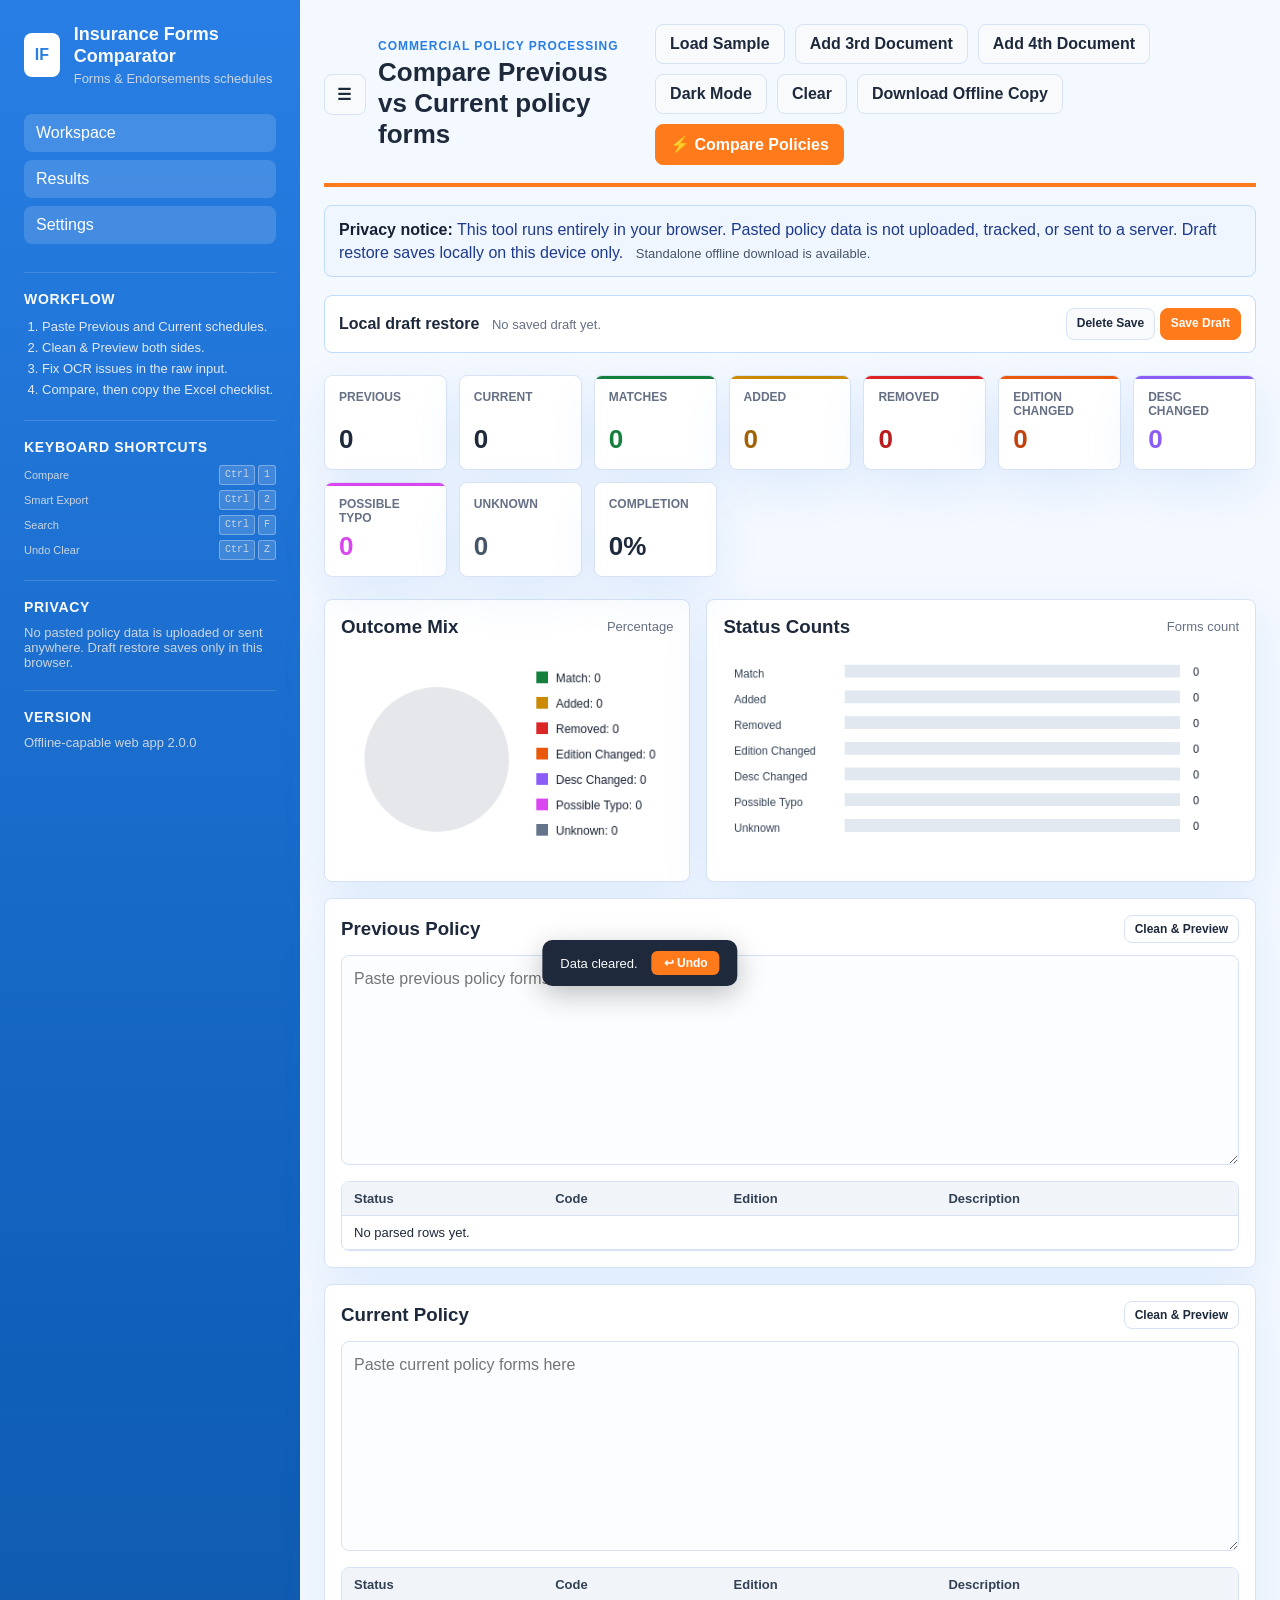
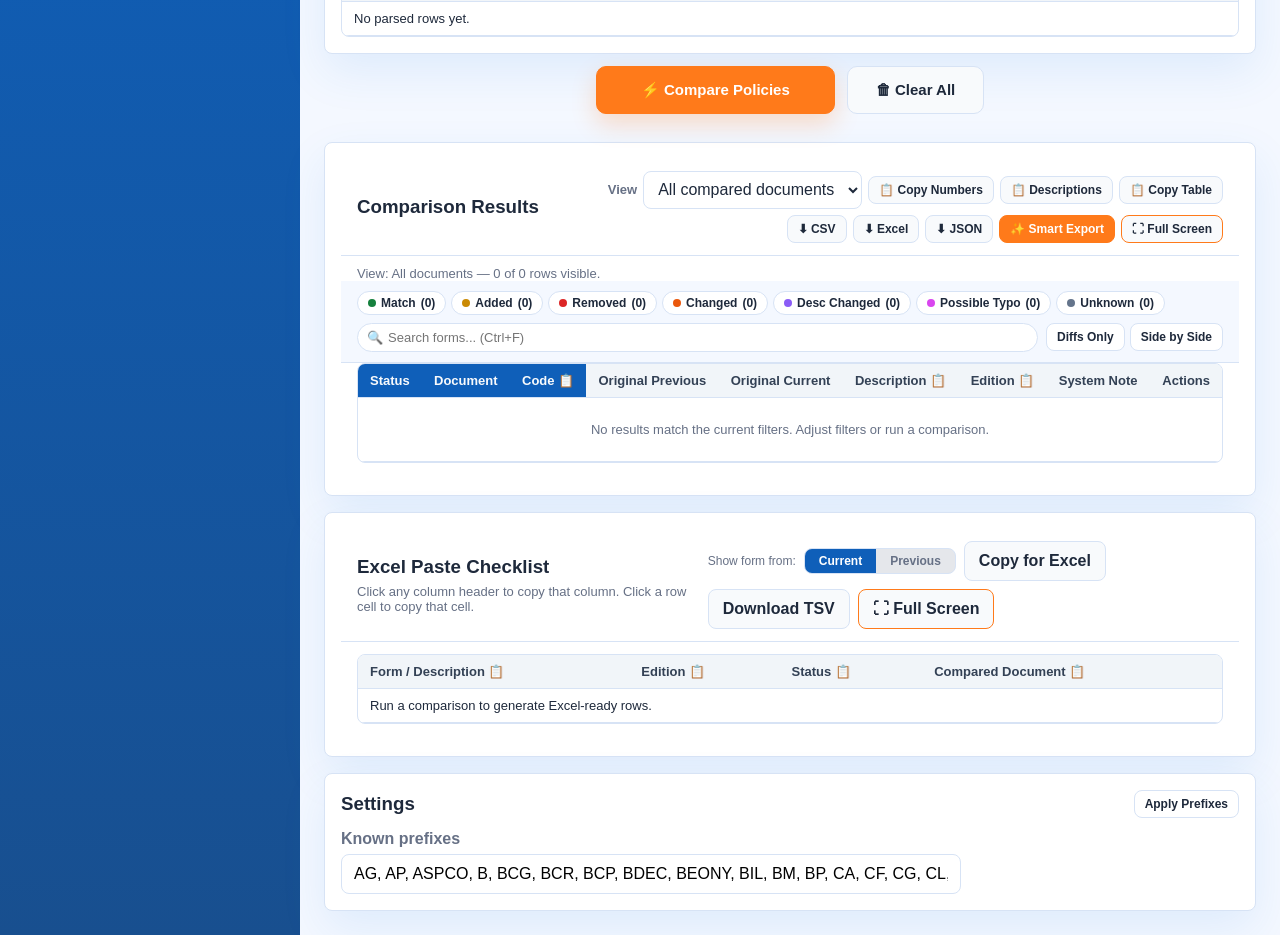
<file: web/index.html>
<!doctype html>
<html lang="en">
  <head>
    <meta charset="utf-8" />
    <meta name="viewport" content="width=device-width, initial-scale=1" />
    <title>Insurance Forms Comparator</title>
    <meta
      name="description"
      content="Offline-capable browser comparator for insurance forms and endorsements schedules. v2.0"
    />
    <meta name="theme-color" content="#111827" />
    <link rel="manifest" href="./manifest.json" />
    <link rel="stylesheet" href="./styles.css" />
  </head>
  <body>
    <div class="app-shell">
      <!-- ===== SIDEBAR ===== -->
      <aside class="sidebar">
        <div class="brand">
          <div class="brand-mark">IF</div>
          <div>
            <h1>Insurance Forms Comparator</h1>
            <p>Forms &amp; Endorsements schedules</p>
          </div>
        </div>

        <nav class="nav-list" aria-label="Workspace sections">
          <a href="#workspace">Workspace</a>
          <a href="#results">Results</a>
          <a href="#settings">Settings</a>
        </nav>

        <section class="side-panel">
          <h2>Workflow</h2>
          <ol>
            <li>Paste Previous and Current schedules.</li>
            <li>Clean &amp; Preview both sides.</li>
            <li>Fix OCR issues in the raw input.</li>
            <li>Compare, then copy the Excel checklist.</li>
          </ol>
        </section>

        <section class="side-panel compact">
          <h2>Keyboard Shortcuts</h2>
          <div class="shortcuts-list">
            <div class="shortcut-row"><span>Compare</span><span><kbd class="kbd">Ctrl</kbd> <kbd class="kbd">1</kbd></span></div>
            <div class="shortcut-row"><span>Smart Export</span><span><kbd class="kbd">Ctrl</kbd> <kbd class="kbd">2</kbd></span></div>
            <div class="shortcut-row"><span>Search</span><span><kbd class="kbd">Ctrl</kbd> <kbd class="kbd">F</kbd></span></div>
            <div class="shortcut-row"><span>Undo Clear</span><span><kbd class="kbd">Ctrl</kbd> <kbd class="kbd">Z</kbd></span></div>
          </div>
        </section>

        <section class="side-panel compact">
          <h2>Privacy</h2>
          <p>No pasted policy data is uploaded or sent anywhere. Draft restore saves only in this browser.</p>
        </section>

        <section class="side-panel compact">
          <h2>Version</h2>
          <p>Offline-capable web app 2.0.0</p>
        </section>
      </aside>

      <!-- ===== MAIN ===== -->
      <main class="main">
        <header class="topbar">
          <div style="display: flex; align-items: center; gap: 12px;">
            <button class="btn secondary" id="toggleSidebarBtn" type="button" title="Toggle Sidebar" style="padding: 10px 12px; min-width: 42px;">☰</button>
            <div>
              <p class="eyebrow">Commercial policy processing</p>
              <h2>Compare Previous vs Current policy forms</h2>
            </div>
          </div>
          <div class="toolbar">
            <button class="btn secondary" id="loadSamplesBtn" type="button">Load Sample</button>
            <button class="btn secondary" id="showQuoteBtn" type="button">Add 3rd Document</button>
            <button class="btn secondary" id="showFourthBtn" type="button">Add 4th Document</button>
            <button class="btn secondary" id="themeToggleBtn" type="button">Dark Mode</button>
            <button class="btn secondary" id="clearBtn" type="button">Clear</button>
            <a class="btn secondary" id="downloadOfflineLink" href="./insurance-forms-comparator-offline.html" download>
              Download Offline Copy
            </a>
            <button class="btn primary" id="compareBtn" type="button">⚡ Compare Policies</button>
          </div>
        </header>

        <section class="privacy-banner" aria-label="Privacy and offline notice">
          <strong>Privacy notice:</strong>
          This tool runs entirely in your browser. Pasted policy data is not uploaded, tracked, or sent to a server.
          Draft restore saves locally on this device only.
          <span id="offlineStatus">Offline copy ready after first load.</span>
        </section>

        <section class="memory-banner" aria-label="Local draft restore">
          <div>
            <strong>Local draft restore</strong>
            <span id="memoryStatus">No saved draft yet.</span>
          </div>
          <div>
            <button class="btn secondary small" id="clearDraftBtn" type="button">Delete Save</button>
            <button class="btn primary small" id="saveDraftBtn" type="button">Save Draft</button>
            <button class="btn small danger" id="undoBtn" type="button" title="Recover cleared tables (Ctrl+Z)" style="display:none;">Undo Clear</button>
          </div>
        </section>

        <!-- ===== METRICS ===== -->
        <section class="metrics" aria-label="Comparison summary">
          <div class="metric"><span>Previous</span><strong id="metricPrevious">0</strong></div>
          <div class="metric"><span>Current</span><strong id="metricCurrent">0</strong></div>
          <div class="metric good"><span>Matches</span><strong id="metricMatch">0</strong></div>
          <div class="metric added"><span>Added</span><strong id="metricAdded">0</strong></div>
          <div class="metric removed"><span>Removed</span><strong id="metricRemoved">0</strong></div>
          <div class="metric changed"><span>Edition Changed</span><strong id="metricChanged">0</strong></div>
          <div class="metric desc-changed"><span>Desc Changed</span><strong id="metricDescChanged">0</strong></div>
          <div class="metric typo"><span>Possible Typo</span><strong id="metricTypo">0</strong></div>
          <div class="metric unknown"><span>Unknown</span><strong id="metricUnknown">0</strong></div>
          <div class="metric"><span>Completion</span><strong id="metricCompletion">0%</strong></div>
        </section>

        <!-- ===== HTML CHARTS ===== -->
        <!-- Charts side-by-side -->
        <section class="dashboard-grid">
          <div class="chart-panel">
            <div class="section-head">
              <h3>Outcome Mix</h3>
              <span>Percentage</span>
            </div>
            <canvas id="pieChart" width="340" height="220" aria-label="Status distribution chart"></canvas>
          </div>
          <div class="chart-panel">
            <div class="section-head">
              <h3>Status Counts</h3>
              <span>Forms count</span>
            </div>
            <canvas id="barChart" width="560" height="220" aria-label="Status count chart"></canvas>
          </div>
        </section>

        <!-- ===== WORKSPACE ===== -->
        <section class="workspace" id="workspace">
          <article class="policy-pane">
            <div class="section-head">
              <h3>Previous Policy</h3>
              <button class="btn small" id="cleanPreviousBtn" type="button">Clean &amp; Preview</button>
            </div>
            <textarea id="previousInput" spellcheck="false" placeholder="Paste previous policy forms here"></textarea>
            <div class="preview-table-wrap">
              <table><thead><tr><th>Status</th><th>Code</th><th>Edition</th><th>Description</th></tr></thead>
              <tbody id="previousPreview"></tbody></table>
            </div>
          </article>

          <article class="policy-pane">
            <div class="section-head">
              <h3>Current Policy</h3>
              <button class="btn small" id="cleanCurrentBtn" type="button">Clean &amp; Preview</button>
            </div>
            <textarea id="currentInput" spellcheck="false" placeholder="Paste current policy forms here"></textarea>
            <div class="preview-table-wrap">
              <table><thead><tr><th>Status</th><th>Code</th><th>Edition</th><th>Description</th></tr></thead>
              <tbody id="currentPreview"></tbody></table>
            </div>
          </article>

          <article class="policy-pane optional-doc hidden" id="quotePane">
            <div class="section-head">
              <h3>Quote / 3rd Document</h3>
              <div class="toolbar">
                <button class="btn small" id="collapseQuoteBtn" type="button">Minimize</button>
                <button class="btn small danger" id="removeQuoteBtn" type="button">Remove</button>
                <button class="btn small" id="cleanQuoteBtn" type="button">Clean &amp; Preview</button>
              </div>
            </div>
            <textarea id="quoteInput" spellcheck="false" placeholder="Paste quote or third schedule here"></textarea>
            <div class="preview-table-wrap">
              <table><thead><tr><th>Status</th><th>Code</th><th>Edition</th><th>Description</th></tr></thead>
              <tbody id="quotePreview"></tbody></table>
            </div>
          </article>

          <article class="policy-pane optional-doc hidden" id="fourthPane">
            <div class="section-head">
              <h3>4th Document</h3>
              <div class="toolbar">
                <button class="btn small" id="collapseFourthBtn" type="button">Minimize</button>
                <button class="btn small danger" id="removeFourthBtn" type="button">Remove</button>
                <button class="btn small" id="cleanFourthBtn" type="button">Clean &amp; Preview</button>
              </div>
            </div>
            <textarea id="fourthInput" spellcheck="false" placeholder="Paste fourth schedule here"></textarea>
            <div class="preview-table-wrap">
              <table><thead><tr><th>Status</th><th>Code</th><th>Edition</th><th>Description</th></tr></thead>
              <tbody id="fourthPreview"></tbody></table>
            </div>
          </article>
        </section>

        <!-- ===== COMPARE ACTION BAR ===== -->
        <div class="compare-action-bar">
          <button class="btn primary large-compare-btn" id="compareBtnWorkspace" type="button">⚡ Compare Policies</button>
          <button class="btn secondary large-clear-btn" id="clearBtnWorkspace" type="button">🗑 Clear All</button>
        </div>

        <!-- ===== RESULTS SECTION ===== -->
        <section class="results-section" id="results">
          <!-- Head row: title + copy/export buttons -->
          <div class="results-section-head">
            <h3>Comparison Results</h3>
            <div class="results-copy-group">
              <label class="select-label" for="resultViewSelect">View</label>
              <select id="resultViewSelect">
                <option value="all">All compared documents</option>
                <option value="Current Policy">Current Policy</option>
                <option value="Quote / 3rd Document">3rd Document</option>
                <option value="4th Document">4th Document</option>
              </select>
              <button class="btn secondary small" id="copyFormNumbersBtn" type="button">📋 Copy Numbers</button>
              <button class="btn secondary small" id="copyDescriptionsBtn" type="button">📋 Descriptions</button>
              <button class="btn secondary small" id="copyTableBtn" type="button">📋 Copy Table</button>
              <button class="btn secondary small" id="exportCsvBtn" type="button">⬇ CSV</button>
              <button class="btn secondary small" id="exportExcelBtn" type="button">⬇ Excel</button>
              <button class="btn secondary small" id="exportJsonBtn" type="button">⬇ JSON</button>
              <button class="btn primary small" id="smartExportBtn" type="button">✨ Smart Export</button>
              <button class="btn secondary small" id="maximizeResultsBtn" type="button" style="font-weight:700; border-color:var(--accent);">⛶ Full Screen</button>
            </div>
          </div>

          <p class="section-note" id="exportScopeNote" style="padding:4px 16px 0;">Exports use the selected view.</p>

          <!-- V2.0 Filter Bar -->
          <div class="filter-bar" id="filterBar">
            <div class="filter-chips">
              <button class="chip chip-match"   id="chipMatch"   type="button"><span class="chip-dot"></span> Match <span id="cntMatch">(0)</span></button>
              <button class="chip chip-added"   id="chipAdded"   type="button"><span class="chip-dot"></span> Added <span id="cntAdded">(0)</span></button>
              <button class="chip chip-removed" id="chipRemoved" type="button"><span class="chip-dot"></span> Removed <span id="cntRemoved">(0)</span></button>
              <button class="chip chip-changed" id="chipChanged" type="button"><span class="chip-dot"></span> Changed <span id="cntChanged">(0)</span></button>
              <button class="chip chip-desc-changed" id="chipDescChanged" type="button"><span class="chip-dot"></span> Desc Changed <span id="cntDescChanged">(0)</span></button>
              <button class="chip chip-typo" id="chipTypo" type="button"><span class="chip-dot"></span> Possible Typo <span id="cntTypo">(0)</span></button>
              <button class="chip chip-unknown" id="chipUnknown" type="button"><span class="chip-dot"></span> Unknown <span id="cntUnknown">(0)</span></button>
            </div>
            <div class="filter-search-wrap">
              <span class="search-icon">🔍</span>
              <input type="search" id="resultsSearch" placeholder="Search forms... (Ctrl+F)" autocomplete="off">
            </div>
            <div class="filter-actions">
              <button class="btn small" id="diffsOnlyBtn" type="button">Diffs Only</button>
              <button class="btn small" id="sideBySideBtn" type="button">Side by Side</button>
            </div>
          </div>

          <!-- Regular results table -->
          <div class="results-table-wrap" id="resultsTableWrap" style="margin:0 16px 16px;">
            <table class="result-table">
              <thead>
                <tr>
                  <th>Status</th>
                  <th>Document</th>
                  <th class="copyable-header" id="hdrCopyCode" title="Click to copy Code column">Code 📋</th>
                  <th>Original Previous</th>
                  <th>Original Current</th>
                  <th class="copyable-header" id="hdrCopyDesc" title="Click to copy Description column">Description 📋</th>
                  <th class="copyable-header" id="hdrCopyEdit" title="Click to copy Edition column">Edition 📋</th>
                  <th>System Note</th>
                  <th style="text-align:right;">Actions</th>
                </tr>
              </thead>
              <tbody id="resultsBody"></tbody>
            </table>
          </div>

          <!-- Side-by-side table (hidden by default) -->
          <div class="results-table-wrap hidden" id="sbsWrap" style="margin:0 16px 16px;">
            <table class="sbs-table">
              <thead>
                <tr>
                  <th style="width:90px;">Status</th>
                  <th class="copyable-header" id="hdrSbsPrev" title="Click to copy Previous Form column">Previous Form 📋</th>
                  <th class="copyable-header" id="hdrSbsCurr" title="Click to copy Current Form column">Current Form 📋</th>
                  <th style="width:70px;text-align:right;">Actions</th>
                </tr>
              </thead>
              <tbody id="sbsBody"></tbody>
            </table>
          </div>
        </section>

        <!-- ===== EXCEL CHECKLIST ===== -->
        <section class="results-section" id="excelChecklist">
          <div class="section-head" style="padding:12px 16px;border-bottom:1px solid var(--line);">
            <div>
              <h3>Excel Paste Checklist</h3>
              <p class="section-note">Click any column header to copy that column. Click a row cell to copy that cell.</p>
            </div>
            <div class="toolbar" style="gap:8px;align-items:center;">
              <span style="font-size:12px;color:var(--muted);white-space:nowrap;">Show form from:</span>
              <div class="toggle-group" id="checklistViewToggle">
                <button class="toggle-btn active" id="clToggleCurrent" type="button" data-view="current">Current</button>
                <button class="toggle-btn" id="clTogglePrevious" type="button" data-view="previous">Previous</button>
              </div>
              <button class="btn secondary" id="copyExcelBtn" type="button">Copy for Excel</button>
              <button class="btn secondary" id="downloadTsvBtn" type="button">Download TSV</button>
              <button class="btn secondary" id="maximizeChecklistBtn" type="button" style="font-weight:700; border-color:var(--accent);">⛶ Full Screen</button>
            </div>
          </div>
          <div class="results-table-wrap" style="margin:12px 16px 16px;">
            <table>
              <thead><tr>
                <th class="copyable-header" id="hdrClForm" title="Click to copy Form/Description column">Form / Description 📋</th>
                <th class="copyable-header" id="hdrClEdition" title="Click to copy Edition column">Edition 📋</th>
                <th class="copyable-header" id="hdrClStatus" title="Click to copy Status column">Status 📋</th>
                <th class="copyable-header" id="hdrClSource" title="Click to copy Compared Document column">Compared Document 📋</th>
              </tr></thead>
              <tbody id="excelChecklistBody"></tbody>
            </table>
          </div>
        </section>

        <!-- ===== SETTINGS ===== -->
        <section class="settings-section" id="settings">
          <div class="section-head">
            <h3>Settings</h3>
            <button class="btn small" id="applySettingsBtn" type="button">Apply Prefixes</button>
          </div>
          <label for="prefixInput">Known prefixes</label>
          <input id="prefixInput" type="text" value="AG, AP, ASPCO, B, BCG, BCR, BCP, BDEC, BEONY, BIL, BM, BP, CA, CF, CG, CL, CM, CP, CR, CU, CX, CY, DE, DL, DP, DS, EB, EP, FB, FL, FO, FP, GI, HO, IH, IL, IM, IN, MC, MI, MM, MP, OP, PM, PP, PR, SE, SF, TC, WC" />
        </section>
      </main>
    </div>

    <!-- ===== SMART EXPORT MODAL ===== -->
    <dialog id="smartExportModal" class="smart-export-modal">
      <div class="modal-header">
        <h3>✨ Smart Export</h3>
        <button class="modal-close-btn" id="closeSmartExportBtn" type="button">✕</button>
      </div>
      <div class="modal-body">
        <div class="export-opts-grid">
          <label class="export-opt-lbl"><input type="checkbox" id="optDescriptions" checked> Include Descriptions</label>
          <label class="export-opt-lbl"><input type="checkbox" id="optMatches" checked> Include Matches</label>
          <label class="export-opt-lbl"><input type="checkbox" id="optStatus" checked> Include Status</label>
          <label class="export-opt-lbl"><input type="checkbox" id="optUserNotes"> Include User Notes</label>
          <label class="export-opt-lbl"><input type="checkbox" id="optDiffsOnly"> Differences Only</label>
          <label class="export-opt-lbl"><input type="checkbox" id="optSource"> Include Source Doc</label>
        </div>
        <div class="modal-footer">
          <button class="btn primary" id="smCopyExcelBtn" type="button">📋 Copy for Excel</button>
          <button class="btn secondary" id="smCopyNumbersBtn" type="button">📋 Numbers Only</button>
          <button class="btn secondary" id="smDownloadCsvBtn" type="button">⬇ CSV</button>
          <button class="btn secondary" id="smDownloadExcelBtn" type="button">⬇ Excel</button>
        </div>
      </div>
    </dialog>

    <!-- ===== NOTE DIALOG ===== -->
    <dialog id="noteDialog" class="note-dialog">
      <div class="note-dialog-hdr">
        <span>📝 Note — <span id="noteCodeBadge" class="note-code-badge"></span></span>
        <button class="modal-close-btn" id="closeNoteBtn" type="button">✕</button>
      </div>
      <textarea id="noteTextarea" placeholder="Type your note here… (Ctrl+Enter to save)"></textarea>
      <div class="note-dialog-ftr">
        <button class="btn secondary small" id="clearNoteBtn" type="button">Clear</button>
        <button class="btn primary small" id="saveNoteBtn" type="button">Save Note</button>
      </div>
    </dialog>

    <!-- ===== UNDO TOAST ===== -->
    <div class="undo-toast" id="undoToast" role="status" aria-live="polite">
      <span>Data cleared.</span>
      <button id="undoBtn" type="button">↩ Undo</button>
    </div>

    <script src="./parser.js"></script>
    <script src="./compare.js"></script>
    <script src="./app.js"></script>
  </body>
</html>
</file>
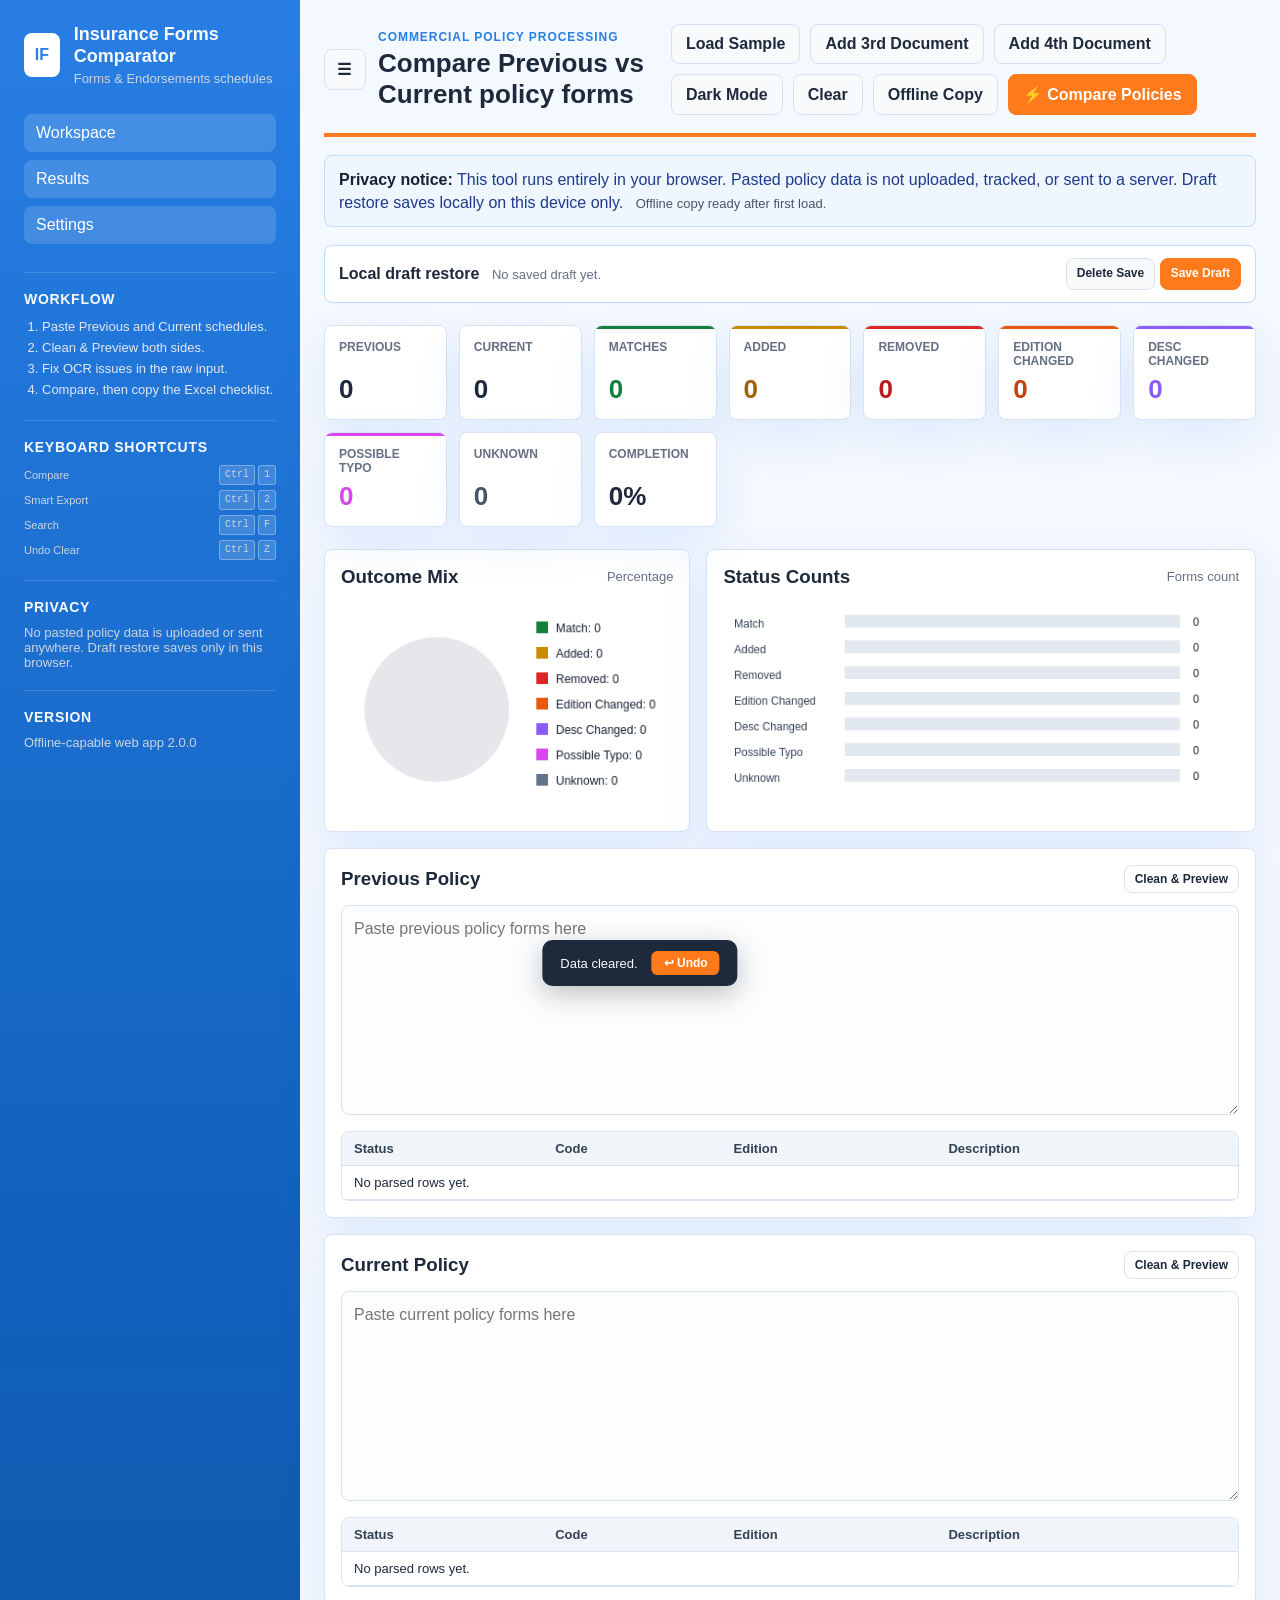
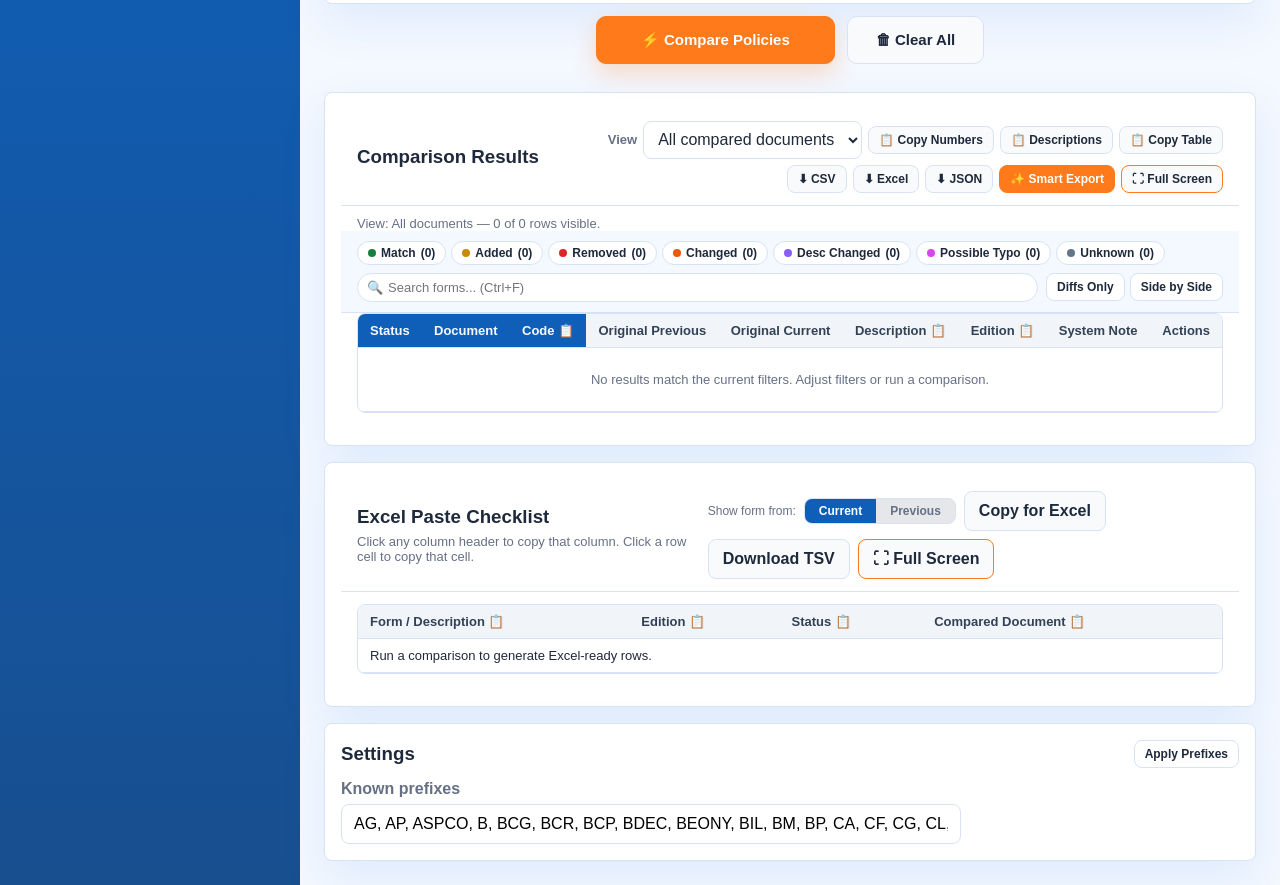
<file: web/insurance-forms-comparator-offline.html>
<!doctype html>
<html data-offline-copy="true" lang="en">
  <head>
    <meta charset="utf-8" />
    <meta name="viewport" content="width=device-width, initial-scale=1" />
    <title>Insurance Forms Comparator</title>
    <meta
      name="description"
      content="Offline-capable browser comparator for insurance forms and endorsements schedules. v2.0"
    />
    <meta name="theme-color" content="#111827" />
    <style>
/* ===== DESIGN TOKENS ===== */
:root {
  --bg: #f4f8ff;
  --panel: #ffffff;
  --ink: #1e293b;
  --muted: #667085;
  --line: #d7e3f5;
  --navy: #0f4c9a;
  --blue: #287ee4;
  --blue-dark: #0f5fb9;
  --accent: #ff7a1a;
  --accent-dark: #e35f00;
  --green: #15803d;
  --yellow: #a16207;
  --red: #b91c1c;
  --orange: #c2410c;
  --gray-bg: #e5e7eb;
  --shadow: 0 18px 45px rgba(40, 126, 228, 0.1);
  /* color strip colors */
  --s-match:   #15803d;
  --s-added:   #ca8a04;
  --s-removed: #dc2626;
  --s-changed: #ea580c;
  --s-desc-changed: #8b5cf6;
  --s-typo:         #d946ef;
  --s-unknown: #64748b;
}

:root[data-theme="dark"] {
  --bg: #0b1220;
  --panel: #111827;
  --ink: #e5eefb;
  --muted: #a8b3c7;
  --line: #26364f;
  --navy: #60a5fa;
  --blue: #60a5fa;
  --blue-dark: #2563eb;
  --accent: #fb923c;
  --accent-dark: #f97316;
  --green: #86efac;
  --yellow: #fde68a;
  --red: #fca5a5;
  --orange: #fdba74;
  --gray-bg: #273142;
  --shadow: 0 18px 45px rgba(0, 0, 0, 0.28);
  --s-match:   #4ade80;
  --s-added:   #fbbf24;
  --s-removed: #f87171;
  --s-changed: #fb923c;
  --s-desc-changed: #a78bfa;
  --s-typo:         #f472b6;
  --s-unknown: #94a3b8;
}

/* ===== BASE ===== */
* { box-sizing: border-box; }
body { margin: 0; background: var(--bg); color: var(--ink); font-family: Aptos, "Segoe UI", Arial, sans-serif; }
button, input, textarea { font: inherit; }

/* ===== DARK MODE SIDEBAR ===== */
:root[data-theme="dark"] .sidebar { background: linear-gradient(180deg, #123b74 0%, #0b2c59 55%, #081f3d 100%); }
:root[data-theme="dark"] .brand-mark { background: #eaf4ff; color: #0f5fb9; }
:root[data-theme="dark"] .nav-list a { background: rgba(255,255,255,0.1); }
:root[data-theme="dark"] .privacy-banner { background: #102647; border-color: #1e5da8; color: #dbeafe; }
:root[data-theme="dark"] .privacy-banner strong, :root[data-theme="dark"] .privacy-banner span { color: #e5eefb; }
:root[data-theme="dark"] .memory-banner { background: #111827; border-color: #26364f; }
:root[data-theme="dark"] textarea,
:root[data-theme="dark"] input:not([type="checkbox"]),
:root[data-theme="dark"] select,
:root[data-theme="dark"] .btn.secondary { background: #0f172a; border-color: #2c3f5f; color: #e5eefb; }
:root[data-theme="dark"] th { background: #1f2d44; color: #e5eefb; }
:root[data-theme="dark"] .result-table th:nth-child(-n+3) { background: #1d4ed8; }
:root[data-theme="dark"] dialog { background: var(--panel); color: var(--ink); border-color: var(--line); }

/* ===== LAYOUT ===== */
.app-shell {
  display: grid;
  grid-template-columns: 300px minmax(0,1fr);
  min-height: 100vh;
  transition: grid-template-columns 0.25s cubic-bezier(0.4, 0, 0.2, 1);
}
.sidebar {
  background: linear-gradient(180deg,#287ee4 0%,#0f5fb9 54%,#184f8f 100%);
  color: #f8fafc;
  padding: 24px;
  width: 300px;
  min-width: 0;
  overflow: hidden;
  transition: width 0.25s cubic-bezier(0.4, 0, 0.2, 1), padding 0.25s cubic-bezier(0.4, 0, 0.2, 1), opacity 0.25s ease, min-width 0.25s ease;
}
.app-shell.sidebar-collapsed {
  grid-template-columns: 0px minmax(0,1fr);
}
.app-shell.sidebar-collapsed .sidebar {
  width: 0 !important;
  min-width: 0 !important;
  padding: 0 !important;
  opacity: 0 !important;
  overflow: hidden !important;
  visibility: hidden !important;
  pointer-events: none !important;
}
.brand { display: flex; gap: 14px; align-items: center; }
.brand-mark { display: grid; width: 44px; height: 44px; place-items: center; border: 1px solid rgba(255,255,255,0.24); background: #fff; color: #287ee4; border-radius: 8px; font-weight: 800; }
.brand h1 { margin: 0; font-size: 18px; line-height: 1.2; }
.brand p, .side-panel p { margin: 4px 0 0; color: #cbd5e1; font-size: 13px; }
.nav-list { display: grid; gap: 8px; margin: 28px 0; }
.nav-list a { color: #fff; text-decoration: none; padding: 10px 12px; border-radius: 8px; background: rgba(255,255,255,0.14); }
.side-panel { padding-top: 18px; border-top: 1px solid rgba(255,255,255,0.15); }
.side-panel h2 { margin: 0 0 10px; font-size: 14px; text-transform: uppercase; letter-spacing: 0.05em; }
.side-panel ol { margin: 0; padding-left: 18px; color: #e2e8f0; line-height: 1.6; font-size: 13px; }
.compact { margin-top: 20px; }
.main { padding: 24px; min-width: 0; }
.topbar, .section-head { display: flex; align-items: center; justify-content: space-between; gap: 16px; }
.eyebrow { margin: 0 0 4px; color: var(--blue); font-size: 12px; font-weight: 700; letter-spacing: 0.08em; text-transform: uppercase; }
.topbar h2, .section-head h3 { margin: 0; }
.topbar h2 { font-size: 26px; }
.toolbar { display: flex; flex-wrap: wrap; gap: 10px; }
.topbar { border-bottom: 4px solid var(--accent); padding-bottom: 18px; }

/* ===== BANNERS ===== */
.privacy-banner, .memory-banner { margin: 18px 0 0; padding: 12px 14px; border: 1px solid #bfdbfe; border-radius: 8px; background: #eff6ff; color: #1e3a8a; line-height: 1.45; }
.privacy-banner strong { color: #172033; }
.privacy-banner span { display: inline-block; margin-left: 8px; color: #475569; font-size: 13px; }
.memory-banner { display: flex; align-items: center; justify-content: space-between; gap: 12px; background: #fff; color: var(--ink); }
.memory-banner span { margin-left: 8px; color: var(--muted); font-size: 13px; }

/* ===== UTILITIES ===== */
.hidden { display: none !important; }
.collapsed-doc textarea, .collapsed-doc .preview-table-wrap { display: none; }
.collapsed-doc { box-shadow: none; }
.section-note { margin: 6px 0 0; color: var(--muted); font-size: 13px; }

/* ===== BUTTONS ===== */
.btn { display: inline-flex; align-items: center; gap: 5px; border: 1px solid var(--line); background: #fff; color: var(--ink); padding: 10px 14px; border-radius: 8px; cursor: pointer; font-weight: 700; text-decoration: none; transition: background 0.15s, border-color 0.15s; white-space: nowrap; }
.btn:hover { border-color: #93c5fd; }
.btn.primary { background: var(--accent); color: #fff; border-color: var(--accent); }
.btn.primary:hover { background: var(--accent-dark); border-color: var(--accent-dark); }
.btn.secondary { background: #f8fafc; }
.btn.small { padding: 6px 10px; font-size: 12px; }
.btn.danger { color: var(--red); border-color: #fecaca; background: #fff7f7; }
.btn.toggle-on { background: var(--accent) !important; color: #fff !important; border-color: var(--accent-dark) !important; }
.select-label { align-self: center; color: var(--muted); font-size: 13px; font-weight: 700; }
select { min-height: 38px; border: 1px solid var(--line); border-radius: 8px; background: #fff; color: var(--ink); padding: 0 10px; font: inherit; }

/* ===== METRICS ===== */
.metrics { display: grid; grid-template-columns: repeat(auto-fit, minmax(118px,1fr)); gap: 12px; margin: 22px 0; }
.metric, .chart-panel, .policy-pane, .results-section, .settings-section { background: var(--panel); border: 1px solid var(--line); border-radius: 8px; box-shadow: var(--shadow); }
.metric { padding: 14px; position: relative; overflow: hidden; }
.metric::after { content: ''; position: absolute; top: 0; left: 0; right: 0; height: 3px; }
.metric.good::after { background: var(--s-match); }
.metric.added::after { background: var(--s-added); }
.metric.removed::after { background: var(--s-removed); }
.metric.changed::after { background: var(--s-changed); }
.metric.desc-changed::after { background: var(--s-desc-changed); }
.metric.typo::after { background: var(--s-typo); }
.metric span { display: block; min-height: 34px; color: var(--muted); font-size: 12px; font-weight: 700; text-transform: uppercase; }
.metric strong { font-size: 26px; }
.metric.good strong { color: var(--green); }
.metric.added strong { color: var(--yellow); }
.metric.removed strong { color: var(--red); }
.metric.changed strong { color: var(--orange); }
.metric.desc-changed strong { color: #8b5cf6; }
:root[data-theme="dark"] .metric.desc-changed strong { color: #a78bfa; }
.metric.typo strong { color: #d946ef; }
:root[data-theme="dark"] .metric.typo strong { color: #f472b6; }
.metric.unknown strong { color: #475569; }

/* ===== GRIDS ===== */
.dashboard-grid, .workspace { display: grid; grid-template-columns: 0.8fr 1.2fr; gap: 16px; margin-bottom: 16px; }
.chart-panel, .policy-pane, .results-section, .settings-section { padding: 16px; min-width: 0; }
.section-head span { color: var(--muted); font-size: 13px; }
canvas { display: block; width: 100%; max-height: 240px; margin-top: 12px; }

/* ===== TEXTAREA ===== */
textarea { width: 100%; height: 210px; margin: 12px 0; padding: 12px; border: 1px solid var(--line); border-radius: 8px; resize: vertical; color: var(--ink); background: #fbfdff; line-height: 1.4; }

/* ===== TABLES ===== */
.preview-table-wrap { overflow: auto; border: 1px solid var(--line); border-radius: 8px; max-height: 320px; }
.results-table-wrap { overflow: auto; border: 1px solid var(--line); border-radius: 8px; max-height: 480px; }
table { width: 100%; border-collapse: collapse; min-width: 680px; }
th, td { padding: 9px 12px; border-bottom: 1px solid var(--line); text-align: left; vertical-align: top; font-size: 13px; }
th { background: #f1f5f9; color: #334155; font-weight: 800; position: sticky; top: 0; z-index: 1; }
.result-table th:nth-child(-n+3) { background: var(--blue-dark); color: #f8fafc; }
.copyable-header {
  cursor: pointer;
  transition: background-color 0.15s, color 0.15s;
}
.copyable-header:hover {
  background-color: var(--accent) !important;
  color: #fff !important;
}
.copyable-header:active {
  background-color: var(--accent-dark) !important;
}
.header-copied {
  background-color: #16a34a !important;
  color: #fff !important;
}

/* Group header rows */
.result-group-row td { background: linear-gradient(90deg, var(--blue-dark), var(--blue)) !important; color: #f8fafc; font-weight: 800; letter-spacing: 0.01em; }
.result-group-button { border: 0; background: transparent; color: inherit; cursor: pointer; font: inherit; font-weight: 800; padding: 0; }
.result-group-meta { color: #eaf4ff; font-weight: 600; margin-left: 10px; font-size: 12px; }

/* ===== V2.0 COLOR STRIP ROWS ===== */
/* Subtle tint + 4px left border on first TD */
tr.status-match             { background: rgba(21,128,61,0.05); }
tr.status-match td:first-child             { border-left: 4px solid var(--s-match); }
tr.status-added             { background: rgba(202,138,4,0.07); }
tr.status-added td:first-child             { border-left: 4px solid var(--s-added); }
tr.status-removed           { background: rgba(220,38,38,0.07); }
tr.status-removed td:first-child           { border-left: 4px solid var(--s-removed); }
tr.status-edition-changed,
tr.status-revised           { background: rgba(234,88,12,0.06); }
tr.status-edition-changed td:first-child,
tr.status-revised td:first-child           { border-left: 4px solid var(--s-changed); }
tr.status-description-changed { background: rgba(139,92,246,0.05); }
tr.status-description-changed td:first-child { border-left: 4px solid var(--s-desc-changed); }
tr.status-possible-typo     { background: rgba(217,70,239,0.05); }
tr.status-possible-typo td:first-child { border-left: 4px solid var(--s-typo); }
tr.status-unknown-format,
tr.status-unknown           { background: rgba(100,116,139,0.06); }
tr.status-unknown-format td:first-child,
tr.status-unknown td:first-child           { border-left: 4px solid var(--s-unknown); }

/* Dark mode subtle tints */
:root[data-theme="dark"] tr.status-match           { background: rgba(74,222,128,0.06); }
:root[data-theme="dark"] tr.status-added           { background: rgba(251,191,36,0.08); }
:root[data-theme="dark"] tr.status-removed         { background: rgba(248,113,113,0.08); }
:root[data-theme="dark"] tr.status-edition-changed,
:root[data-theme="dark"] tr.status-revised         { background: rgba(251,146,60,0.08); }
:root[data-theme="dark"] tr.status-description-changed { background: rgba(167,139,250,0.08); }
:root[data-theme="dark"] tr.status-possible-typo     { background: rgba(244,114,182,0.08); }
:root[data-theme="dark"] tr.status-unknown-format,
:root[data-theme="dark"] tr.status-unknown         { background: rgba(148,163,184,0.08); }

/* Pinned rows */
tr.row-pinned { outline: 1px dashed var(--accent); outline-offset: -1px; }

/* ===== RESULTS SECTION HEAD ===== */
.results-section { margin-bottom: 16px; }
.results-section-head { display: flex; flex-wrap: wrap; align-items: center; gap: 8px; padding: 12px 16px; border-bottom: 1px solid var(--line); }
.results-section-head h3 { margin: 0; flex-shrink: 0; }
.results-copy-group { display: flex; flex-wrap: wrap; gap: 6px; flex: 1; justify-content: flex-end; align-items: center; }

/* ===== FILTER BAR ===== */
.filter-bar { display: flex; flex-wrap: wrap; align-items: center; gap: 8px; padding: 10px 16px; background: var(--bg); border-bottom: 1px solid var(--line); }
.filter-chips { display: flex; flex-wrap: wrap; gap: 5px; }
.chip { display: inline-flex; align-items: center; gap: 5px; padding: 4px 10px; border-radius: 20px; border: 1.5px solid var(--line); background: var(--panel); cursor: pointer; font-size: 12px; font-weight: 700; color: var(--ink); transition: opacity 0.15s, border-color 0.15s; user-select: none; }
.chip:hover { border-color: var(--blue); }
.chip.off { opacity: 0.38; }
.chip-dot { width: 8px; height: 8px; border-radius: 50%; flex-shrink: 0; }
.chip-match  .chip-dot { background: var(--s-match); }
.chip-added  .chip-dot { background: var(--s-added); }
.chip-removed .chip-dot { background: var(--s-removed); }
.chip-changed .chip-dot { background: var(--s-changed); }
.chip-desc-changed .chip-dot { background: var(--s-desc-changed); }
.chip-typo .chip-dot { background: var(--s-typo); }
.chip-unknown .chip-dot { background: var(--s-unknown); }
.filter-search-wrap { flex: 1; min-width: 140px; position: relative; }
.filter-search-wrap input[type="search"] { width: 100%; padding: 6px 12px 6px 30px; border: 1.5px solid var(--line); border-radius: 20px; background: var(--panel); color: var(--ink); font-size: 13px; outline: none; transition: border-color 0.15s; }
.filter-search-wrap input[type="search"]:focus { border-color: var(--blue); box-shadow: 0 0 0 2px rgba(40,126,228,0.15); }
.search-icon { position: absolute; left: 10px; top: 50%; transform: translateY(-50%); color: var(--muted); font-size: 13px; pointer-events: none; }
.filter-actions { display: flex; gap: 5px; flex-shrink: 0; }

/* ===== ROW ACTION BUTTONS ===== */
.pin-btn, .note-btn { background: none; border: none; cursor: pointer; font-size: 14px; padding: 1px 3px; color: var(--muted); transition: transform 0.12s, color 0.12s; line-height: 1; }
.pin-btn:hover  { transform: scale(1.2); }
.note-btn:hover { transform: scale(1.15); color: var(--blue); }
.pin-btn.on   { color: #f59e0b; }
.note-btn.on  { color: var(--accent); }
.row-actions-td { white-space: nowrap; text-align: right; min-width: 60px; }

/* ===== EDITABLE CELLS ===== */
[contenteditable] { border-radius: 3px; padding: 1px 3px; margin: -1px -3px; outline: none; }
[contenteditable]:focus { background: var(--panel); box-shadow: 0 0 0 2px var(--blue); border-radius: 3px; }

/* ===== SEARCH HIGHLIGHT ===== */
mark.hl { background: #fef08a; color: #1e293b; border-radius: 2px; padding: 0 1px; }
:root[data-theme="dark"] mark.hl { background: #713f12; color: #fef3c7; }

/* ===== INLINE DIFF HIGHLIGHTING ===== */
.diff-removed-inline {
  background-color: rgba(220, 38, 38, 0.12);
  color: #c2410c;
  text-decoration: line-through;
  padding: 1px 3px;
  border-radius: 4px;
  font-weight: 600;
  border: 1px dashed rgba(220, 38, 38, 0.3);
}
:root[data-theme="dark"] .diff-removed-inline {
  background-color: rgba(239, 68, 68, 0.18);
  color: #fca5a5;
  border-color: rgba(239, 68, 68, 0.4);
}

.diff-added-inline {
  background-color: rgba(21, 128, 61, 0.12);
  color: #166534;
  padding: 1px 3px;
  border-radius: 4px;
  font-weight: 700;
  border: 1px dashed rgba(21, 128, 61, 0.3);
}
:root[data-theme="dark"] .diff-added-inline {
  background-color: rgba(74, 222, 128, 0.18);
  color: #86efac;
  border-color: rgba(74, 222, 128, 0.4);
}

/* ===== SIDE-BY-SIDE TABLE ===== */
.sbs-table { min-width: 560px; }
.sbs-table th { background: var(--blue-dark); color: #f8fafc; }
:root[data-theme="dark"] .sbs-table th { background: #1d4ed8; }
.sbs-removed { color: var(--red); }
.sbs-added   { color: var(--green); font-weight: 700; }
.sbs-changed { color: var(--orange); }
.sbs-empty   { color: var(--muted); font-style: italic; font-size: 12px; }

/* ===== DIALOGS ===== */
dialog { padding: 0; border: 1px solid var(--line); border-radius: 12px; background: var(--panel); color: var(--ink); box-shadow: 0 25px 60px rgba(0,0,0,0.22); }
dialog::backdrop { background: rgba(0,0,0,0.35); backdrop-filter: blur(2px); }
.modal-header { display: flex; align-items: center; justify-content: space-between; padding: 16px 20px 14px; border-bottom: 1px solid var(--line); }
.modal-header h3 { margin: 0; font-size: 16px; }
.modal-close-btn { background: none; border: none; cursor: pointer; font-size: 18px; color: var(--muted); padding: 2px 6px; border-radius: 4px; line-height: 1; }
.modal-close-btn:hover { background: var(--bg); color: var(--ink); }
.modal-body { padding: 18px 20px; }
.modal-footer { display: flex; flex-wrap: wrap; gap: 8px; padding-top: 14px; border-top: 1px solid var(--line); margin-top: 4px; }

/* Smart Export Modal */
.smart-export-modal { width: min(500px, 94vw); }
.export-opts-grid { display: grid; grid-template-columns: 1fr 1fr; gap: 8px; margin-bottom: 16px; }
.export-opt-lbl { display: flex; align-items: center; gap: 8px; font-size: 13px; cursor: pointer; padding: 8px 12px; border: 1.5px solid var(--line); border-radius: 8px; background: var(--bg); transition: border-color 0.15s; }
.export-opt-lbl:hover { border-color: var(--blue); }
.export-opt-lbl input[type="checkbox"] { width: 15px; height: 15px; cursor: pointer; accent-color: var(--accent); }

/* Note Dialog */
.note-dialog { width: min(380px, 94vw); }
.note-dialog-hdr { display: flex; align-items: center; justify-content: space-between; padding: 14px 16px; border-bottom: 1px solid var(--line); font-weight: 700; font-size: 13px; }
.note-code-badge { font-family: monospace; background: var(--bg); padding: 1px 6px; border-radius: 4px; color: var(--blue); }
.note-dialog textarea { width: 100%; min-height: 96px; padding: 12px 16px; border: none; border-bottom: 1px solid var(--line); background: var(--panel); color: var(--ink); font: inherit; font-size: 13px; resize: vertical; outline: none; border-radius: 0; display: block; }
.note-dialog-ftr { padding: 10px 16px; display: flex; gap: 8px; justify-content: flex-end; }

/* ===== UNDO TOAST ===== */
.undo-toast { position: fixed; bottom: 24px; left: 50%; transform: translateX(-50%) translateY(110px); background: #1e293b; color: #f8fafc; padding: 11px 18px; border-radius: 10px; display: flex; align-items: center; gap: 14px; font-size: 13px; box-shadow: 0 8px 28px rgba(0,0,0,0.25); transition: transform 0.3s cubic-bezier(0.175,0.885,0.32,1.275); z-index: 9000; pointer-events: none; }
.undo-toast.show { transform: translateX(-50%) translateY(0); pointer-events: auto; }
.undo-toast button { background: var(--accent); color: #fff; border: none; border-radius: 6px; padding: 5px 12px; cursor: pointer; font: inherit; font-weight: 700; font-size: 12px; }
.undo-toast button:hover { background: var(--accent-dark); }

/* ===== KEYBOARD SHORTCUT HINTS ===== */
.kbd { display: inline-block; padding: 1px 5px; font-size: 10px; background: rgba(255,255,255,0.15); border: 1px solid rgba(255,255,255,0.3); border-radius: 3px; line-height: 1.6; }
.shortcuts-list { display: grid; gap: 5px; margin-top: 8px; }
.shortcut-row { display: flex; align-items: center; justify-content: space-between; font-size: 11px; color: #cbd5e1; }

/* ===== SETTINGS ===== */
.settings-section label { display: block; margin: 12px 0 6px; color: var(--muted); font-weight: 700; }
.settings-section input { width: 100%; max-width: 620px; padding: 10px 12px; border: 1px solid var(--line); border-radius: 8px; }

/* ===== COMPARE ACTION BAR ===== */
.compare-action-bar {
  display: flex;
  justify-content: center;
  margin: -4px 0 28px 0;
}
.large-compare-btn {
  padding: 14px 44px;
  font-size: 15px;
  font-weight: 800;
  border-radius: 10px;
  box-shadow: 0 10px 25px rgba(255, 122, 26, 0.24);
  transition: transform 0.15s, background-color 0.15s, box-shadow 0.15s;
}
.large-compare-btn:hover {
  transform: translateY(-2px);
  box-shadow: 0 14px 30px rgba(255, 122, 26, 0.35);
}
.large-compare-btn:active {
  transform: translateY(1px);
  box-shadow: 0 6px 15px rgba(255, 122, 26, 0.2);
}
.large-clear-btn {
  padding: 14px 28px;
  font-size: 15px;
  font-weight: 700;
  border-radius: 10px;
  margin-left: 12px;
  transition: transform 0.15s, border-color 0.15s, background-color 0.15s;
}
.large-clear-btn:hover {
  transform: translateY(-2px);
  border-color: #93c5fd;
}
.large-clear-btn:active {
  transform: translateY(1px);
}

/* ===== RESPONSIVE ===== */
@media (max-width: 1500px) { .workspace { grid-template-columns: 1fr; } }
@media (max-width: 1180px) { .app-shell { grid-template-columns: 1fr; } .sidebar { position: static; } .dashboard-grid { grid-template-columns: 1fr; } }
@media (max-width: 700px) {
  .main, .sidebar { padding: 16px; }
  .topbar, .section-head, .memory-banner { align-items: flex-start; flex-direction: column; }
  .metrics { grid-template-columns: repeat(2, minmax(120px,1fr)); }
  .export-opts-grid { grid-template-columns: 1fr; }
  .results-copy-group { justify-content: flex-start; }
  .filter-bar { flex-direction: column; align-items: flex-start; }
}

/* ===== TOGGLE GROUP (checklist current/previous) ===== */
.toggle-group {
  display: inline-flex;
  border-radius: 8px;
  overflow: hidden;
  border: 1.5px solid var(--line);
  background: var(--gray-bg);
}
.toggle-btn {
  border: none;
  background: transparent;
  color: var(--muted);
  font-size: 12px;
  font-weight: 600;
  padding: 5px 14px;
  cursor: pointer;
  transition: background 0.15s, color 0.15s;
  white-space: nowrap;
}
.toggle-btn.active {
  background: var(--blue-dark);
  color: #fff;
}
.toggle-btn:not(.active):hover {
  background: var(--blue);
  color: #fff;
}

/* ===== COPYABLE TABLE CELLS ===== */
td.cell-copy {
  cursor: pointer;
  transition: background 0.12s;
}
td.cell-copy:hover {
  background: rgba(255, 122, 26, 0.12) !important;
}
td.cell-copy.cell-flashed {
  background: rgba(22, 163, 74, 0.2) !important;
  color: #15803d;
  font-weight: 700;
}

/* ===== MAXIMIZED FULL SCREEN VIEWS ===== */
.results-section.maximized {
  position: fixed !important;
  top: 0 !important;
  left: 0 !important;
  width: 100vw !important;
  height: 100vh !important;
  z-index: 9999 !important;
  background: var(--panel) !important;
  margin: 0 !important;
  padding: 20px 24px !important;
  display: flex !important;
  flex-direction: column !important;
  box-sizing: border-box !important;
}

body.section-maximized {
  overflow: hidden !important; /* Disable main body scrolling */
}

.results-section.maximized .results-table-wrap {
  max-height: none !important;
  flex: 1 !important;
  margin: 12px 0 0 0 !important;
  height: auto !important;
}

.results-section.maximized .results-section-head,
.results-section.maximized .section-head {
  padding: 0 0 12px 0 !important;
  border-bottom: 1px solid var(--line) !important;
  flex-shrink: 0 !important;
}


</style>
  </head>
  <body>
    <div class="app-shell">
      <!-- ===== SIDEBAR ===== -->
      <aside class="sidebar">
        <div class="brand">
          <div class="brand-mark">IF</div>
          <div>
            <h1>Insurance Forms Comparator</h1>
            <p>Forms &amp; Endorsements schedules</p>
          </div>
        </div>

        <nav class="nav-list" aria-label="Workspace sections">
          <a href="#workspace">Workspace</a>
          <a href="#results">Results</a>
          <a href="#settings">Settings</a>
        </nav>

        <section class="side-panel">
          <h2>Workflow</h2>
          <ol>
            <li>Paste Previous and Current schedules.</li>
            <li>Clean &amp; Preview both sides.</li>
            <li>Fix OCR issues in the raw input.</li>
            <li>Compare, then copy the Excel checklist.</li>
          </ol>
        </section>

        <section class="side-panel compact">
          <h2>Keyboard Shortcuts</h2>
          <div class="shortcuts-list">
            <div class="shortcut-row"><span>Compare</span><span><kbd class="kbd">Ctrl</kbd> <kbd class="kbd">1</kbd></span></div>
            <div class="shortcut-row"><span>Smart Export</span><span><kbd class="kbd">Ctrl</kbd> <kbd class="kbd">2</kbd></span></div>
            <div class="shortcut-row"><span>Search</span><span><kbd class="kbd">Ctrl</kbd> <kbd class="kbd">F</kbd></span></div>
            <div class="shortcut-row"><span>Undo Clear</span><span><kbd class="kbd">Ctrl</kbd> <kbd class="kbd">Z</kbd></span></div>
          </div>
        </section>

        <section class="side-panel compact">
          <h2>Privacy</h2>
          <p>No pasted policy data is uploaded or sent anywhere. Draft restore saves only in this browser.</p>
        </section>

        <section class="side-panel compact">
          <h2>Version</h2>
          <p>Offline-capable web app 2.0.0</p>
        </section>
      </aside>

      <!-- ===== MAIN ===== -->
      <main class="main">
        <header class="topbar">
          <div style="display: flex; align-items: center; gap: 12px;">
            <button class="btn secondary" id="toggleSidebarBtn" type="button" title="Toggle Sidebar" style="padding: 10px 12px; min-width: 42px;">☰</button>
            <div>
              <p class="eyebrow">Commercial policy processing</p>
              <h2>Compare Previous vs Current policy forms</h2>
            </div>
          </div>
          <div class="toolbar">
            <button class="btn secondary" id="loadSamplesBtn" type="button">Load Sample</button>
            <button class="btn secondary" id="showQuoteBtn" type="button">Add 3rd Document</button>
            <button class="btn secondary" id="showFourthBtn" type="button">Add 4th Document</button>
            <button class="btn secondary" id="themeToggleBtn" type="button">Dark Mode</button>
            <button class="btn secondary" id="clearBtn" type="button">Clear</button>
            <span class="btn secondary" aria-disabled="true">Offline Copy</span>
            <button class="btn primary" id="compareBtn" type="button">⚡ Compare Policies</button>
          </div>
        </header>

        <section class="privacy-banner" aria-label="Privacy and offline notice">
          <strong>Privacy notice:</strong>
          This tool runs entirely in your browser. Pasted policy data is not uploaded, tracked, or sent to a server.
          Draft restore saves locally on this device only.
          <span id="offlineStatus">Offline copy ready after first load.</span>
        </section>

        <section class="memory-banner" aria-label="Local draft restore">
          <div>
            <strong>Local draft restore</strong>
            <span id="memoryStatus">No saved draft yet.</span>
          </div>
          <div>
            <button class="btn secondary small" id="clearDraftBtn" type="button">Delete Save</button>
            <button class="btn primary small" id="saveDraftBtn" type="button">Save Draft</button>
            <button class="btn small danger" id="undoBtn" type="button" title="Recover cleared tables (Ctrl+Z)" style="display:none;">Undo Clear</button>
          </div>
        </section>

        <!-- ===== METRICS ===== -->
        <section class="metrics" aria-label="Comparison summary">
          <div class="metric"><span>Previous</span><strong id="metricPrevious">0</strong></div>
          <div class="metric"><span>Current</span><strong id="metricCurrent">0</strong></div>
          <div class="metric good"><span>Matches</span><strong id="metricMatch">0</strong></div>
          <div class="metric added"><span>Added</span><strong id="metricAdded">0</strong></div>
          <div class="metric removed"><span>Removed</span><strong id="metricRemoved">0</strong></div>
          <div class="metric changed"><span>Edition Changed</span><strong id="metricChanged">0</strong></div>
          <div class="metric desc-changed"><span>Desc Changed</span><strong id="metricDescChanged">0</strong></div>
          <div class="metric typo"><span>Possible Typo</span><strong id="metricTypo">0</strong></div>
          <div class="metric unknown"><span>Unknown</span><strong id="metricUnknown">0</strong></div>
          <div class="metric"><span>Completion</span><strong id="metricCompletion">0%</strong></div>
        </section>

        <!-- ===== HTML CHARTS ===== -->
        <!-- Charts side-by-side -->
        <section class="dashboard-grid">
          <div class="chart-panel">
            <div class="section-head">
              <h3>Outcome Mix</h3>
              <span>Percentage</span>
            </div>
            <canvas id="pieChart" width="340" height="220" aria-label="Status distribution chart"></canvas>
          </div>
          <div class="chart-panel">
            <div class="section-head">
              <h3>Status Counts</h3>
              <span>Forms count</span>
            </div>
            <canvas id="barChart" width="560" height="220" aria-label="Status count chart"></canvas>
          </div>
        </section>

        <!-- ===== WORKSPACE ===== -->
        <section class="workspace" id="workspace">
          <article class="policy-pane">
            <div class="section-head">
              <h3>Previous Policy</h3>
              <button class="btn small" id="cleanPreviousBtn" type="button">Clean &amp; Preview</button>
            </div>
            <textarea id="previousInput" spellcheck="false" placeholder="Paste previous policy forms here"></textarea>
            <div class="preview-table-wrap">
              <table><thead><tr><th>Status</th><th>Code</th><th>Edition</th><th>Description</th></tr></thead>
              <tbody id="previousPreview"></tbody></table>
            </div>
          </article>

          <article class="policy-pane">
            <div class="section-head">
              <h3>Current Policy</h3>
              <button class="btn small" id="cleanCurrentBtn" type="button">Clean &amp; Preview</button>
            </div>
            <textarea id="currentInput" spellcheck="false" placeholder="Paste current policy forms here"></textarea>
            <div class="preview-table-wrap">
              <table><thead><tr><th>Status</th><th>Code</th><th>Edition</th><th>Description</th></tr></thead>
              <tbody id="currentPreview"></tbody></table>
            </div>
          </article>

          <article class="policy-pane optional-doc hidden" id="quotePane">
            <div class="section-head">
              <h3>Quote / 3rd Document</h3>
              <div class="toolbar">
                <button class="btn small" id="collapseQuoteBtn" type="button">Minimize</button>
                <button class="btn small danger" id="removeQuoteBtn" type="button">Remove</button>
                <button class="btn small" id="cleanQuoteBtn" type="button">Clean &amp; Preview</button>
              </div>
            </div>
            <textarea id="quoteInput" spellcheck="false" placeholder="Paste quote or third schedule here"></textarea>
            <div class="preview-table-wrap">
              <table><thead><tr><th>Status</th><th>Code</th><th>Edition</th><th>Description</th></tr></thead>
              <tbody id="quotePreview"></tbody></table>
            </div>
          </article>

          <article class="policy-pane optional-doc hidden" id="fourthPane">
            <div class="section-head">
              <h3>4th Document</h3>
              <div class="toolbar">
                <button class="btn small" id="collapseFourthBtn" type="button">Minimize</button>
                <button class="btn small danger" id="removeFourthBtn" type="button">Remove</button>
                <button class="btn small" id="cleanFourthBtn" type="button">Clean &amp; Preview</button>
              </div>
            </div>
            <textarea id="fourthInput" spellcheck="false" placeholder="Paste fourth schedule here"></textarea>
            <div class="preview-table-wrap">
              <table><thead><tr><th>Status</th><th>Code</th><th>Edition</th><th>Description</th></tr></thead>
              <tbody id="fourthPreview"></tbody></table>
            </div>
          </article>
        </section>

        <!-- ===== COMPARE ACTION BAR ===== -->
        <div class="compare-action-bar">
          <button class="btn primary large-compare-btn" id="compareBtnWorkspace" type="button">⚡ Compare Policies</button>
          <button class="btn secondary large-clear-btn" id="clearBtnWorkspace" type="button">🗑 Clear All</button>
        </div>

        <!-- ===== RESULTS SECTION ===== -->
        <section class="results-section" id="results">
          <!-- Head row: title + copy/export buttons -->
          <div class="results-section-head">
            <h3>Comparison Results</h3>
            <div class="results-copy-group">
              <label class="select-label" for="resultViewSelect">View</label>
              <select id="resultViewSelect">
                <option value="all">All compared documents</option>
                <option value="Current Policy">Current Policy</option>
                <option value="Quote / 3rd Document">3rd Document</option>
                <option value="4th Document">4th Document</option>
              </select>
              <button class="btn secondary small" id="copyFormNumbersBtn" type="button">📋 Copy Numbers</button>
              <button class="btn secondary small" id="copyDescriptionsBtn" type="button">📋 Descriptions</button>
              <button class="btn secondary small" id="copyTableBtn" type="button">📋 Copy Table</button>
              <button class="btn secondary small" id="exportCsvBtn" type="button">⬇ CSV</button>
              <button class="btn secondary small" id="exportExcelBtn" type="button">⬇ Excel</button>
              <button class="btn secondary small" id="exportJsonBtn" type="button">⬇ JSON</button>
              <button class="btn primary small" id="smartExportBtn" type="button">✨ Smart Export</button>
              <button class="btn secondary small" id="maximizeResultsBtn" type="button" style="font-weight:700; border-color:var(--accent);">⛶ Full Screen</button>
            </div>
          </div>

          <p class="section-note" id="exportScopeNote" style="padding:4px 16px 0;">Exports use the selected view.</p>

          <!-- V2.0 Filter Bar -->
          <div class="filter-bar" id="filterBar">
            <div class="filter-chips">
              <button class="chip chip-match"   id="chipMatch"   type="button"><span class="chip-dot"></span> Match <span id="cntMatch">(0)</span></button>
              <button class="chip chip-added"   id="chipAdded"   type="button"><span class="chip-dot"></span> Added <span id="cntAdded">(0)</span></button>
              <button class="chip chip-removed" id="chipRemoved" type="button"><span class="chip-dot"></span> Removed <span id="cntRemoved">(0)</span></button>
              <button class="chip chip-changed" id="chipChanged" type="button"><span class="chip-dot"></span> Changed <span id="cntChanged">(0)</span></button>
              <button class="chip chip-desc-changed" id="chipDescChanged" type="button"><span class="chip-dot"></span> Desc Changed <span id="cntDescChanged">(0)</span></button>
              <button class="chip chip-typo" id="chipTypo" type="button"><span class="chip-dot"></span> Possible Typo <span id="cntTypo">(0)</span></button>
              <button class="chip chip-unknown" id="chipUnknown" type="button"><span class="chip-dot"></span> Unknown <span id="cntUnknown">(0)</span></button>
            </div>
            <div class="filter-search-wrap">
              <span class="search-icon">🔍</span>
              <input type="search" id="resultsSearch" placeholder="Search forms... (Ctrl+F)" autocomplete="off">
            </div>
            <div class="filter-actions">
              <button class="btn small" id="diffsOnlyBtn" type="button">Diffs Only</button>
              <button class="btn small" id="sideBySideBtn" type="button">Side by Side</button>
            </div>
          </div>

          <!-- Regular results table -->
          <div class="results-table-wrap" id="resultsTableWrap" style="margin:0 16px 16px;">
            <table class="result-table">
              <thead>
                <tr>
                  <th>Status</th>
                  <th>Document</th>
                  <th class="copyable-header" id="hdrCopyCode" title="Click to copy Code column">Code 📋</th>
                  <th>Original Previous</th>
                  <th>Original Current</th>
                  <th class="copyable-header" id="hdrCopyDesc" title="Click to copy Description column">Description 📋</th>
                  <th class="copyable-header" id="hdrCopyEdit" title="Click to copy Edition column">Edition 📋</th>
                  <th>System Note</th>
                  <th style="text-align:right;">Actions</th>
                </tr>
              </thead>
              <tbody id="resultsBody"></tbody>
            </table>
          </div>

          <!-- Side-by-side table (hidden by default) -->
          <div class="results-table-wrap hidden" id="sbsWrap" style="margin:0 16px 16px;">
            <table class="sbs-table">
              <thead>
                <tr>
                  <th style="width:90px;">Status</th>
                  <th class="copyable-header" id="hdrSbsPrev" title="Click to copy Previous Form column">Previous Form 📋</th>
                  <th class="copyable-header" id="hdrSbsCurr" title="Click to copy Current Form column">Current Form 📋</th>
                  <th style="width:70px;text-align:right;">Actions</th>
                </tr>
              </thead>
              <tbody id="sbsBody"></tbody>
            </table>
          </div>
        </section>

        <!-- ===== EXCEL CHECKLIST ===== -->
        <section class="results-section" id="excelChecklist">
          <div class="section-head" style="padding:12px 16px;border-bottom:1px solid var(--line);">
            <div>
              <h3>Excel Paste Checklist</h3>
              <p class="section-note">Click any column header to copy that column. Click a row cell to copy that cell.</p>
            </div>
            <div class="toolbar" style="gap:8px;align-items:center;">
              <span style="font-size:12px;color:var(--muted);white-space:nowrap;">Show form from:</span>
              <div class="toggle-group" id="checklistViewToggle">
                <button class="toggle-btn active" id="clToggleCurrent" type="button" data-view="current">Current</button>
                <button class="toggle-btn" id="clTogglePrevious" type="button" data-view="previous">Previous</button>
              </div>
              <button class="btn secondary" id="copyExcelBtn" type="button">Copy for Excel</button>
              <button class="btn secondary" id="downloadTsvBtn" type="button">Download TSV</button>
              <button class="btn secondary" id="maximizeChecklistBtn" type="button" style="font-weight:700; border-color:var(--accent);">⛶ Full Screen</button>
            </div>
          </div>
          <div class="results-table-wrap" style="margin:12px 16px 16px;">
            <table>
              <thead><tr>
                <th class="copyable-header" id="hdrClForm" title="Click to copy Form/Description column">Form / Description 📋</th>
                <th class="copyable-header" id="hdrClEdition" title="Click to copy Edition column">Edition 📋</th>
                <th class="copyable-header" id="hdrClStatus" title="Click to copy Status column">Status 📋</th>
                <th class="copyable-header" id="hdrClSource" title="Click to copy Compared Document column">Compared Document 📋</th>
              </tr></thead>
              <tbody id="excelChecklistBody"></tbody>
            </table>
          </div>
        </section>

        <!-- ===== SETTINGS ===== -->
        <section class="settings-section" id="settings">
          <div class="section-head">
            <h3>Settings</h3>
            <button class="btn small" id="applySettingsBtn" type="button">Apply Prefixes</button>
          </div>
          <label for="prefixInput">Known prefixes</label>
          <input id="prefixInput" type="text" value="AG, AP, ASPCO, B, BCG, BCR, BCP, BDEC, BEONY, BIL, BM, BP, CA, CF, CG, CL, CM, CP, CR, CU, CX, CY, DE, DL, DP, DS, EB, EP, FB, FL, FO, FP, GI, HO, IH, IL, IM, IN, MC, MI, MM, MP, OP, PM, PP, PR, SE, SF, TC, WC" />
        </section>
      </main>
    </div>

    <!-- ===== SMART EXPORT MODAL ===== -->
    <dialog id="smartExportModal" class="smart-export-modal">
      <div class="modal-header">
        <h3>✨ Smart Export</h3>
        <button class="modal-close-btn" id="closeSmartExportBtn" type="button">✕</button>
      </div>
      <div class="modal-body">
        <div class="export-opts-grid">
          <label class="export-opt-lbl"><input type="checkbox" id="optDescriptions" checked> Include Descriptions</label>
          <label class="export-opt-lbl"><input type="checkbox" id="optMatches" checked> Include Matches</label>
          <label class="export-opt-lbl"><input type="checkbox" id="optStatus" checked> Include Status</label>
          <label class="export-opt-lbl"><input type="checkbox" id="optUserNotes"> Include User Notes</label>
          <label class="export-opt-lbl"><input type="checkbox" id="optDiffsOnly"> Differences Only</label>
          <label class="export-opt-lbl"><input type="checkbox" id="optSource"> Include Source Doc</label>
        </div>
        <div class="modal-footer">
          <button class="btn primary" id="smCopyExcelBtn" type="button">📋 Copy for Excel</button>
          <button class="btn secondary" id="smCopyNumbersBtn" type="button">📋 Numbers Only</button>
          <button class="btn secondary" id="smDownloadCsvBtn" type="button">⬇ CSV</button>
          <button class="btn secondary" id="smDownloadExcelBtn" type="button">⬇ Excel</button>
        </div>
      </div>
    </dialog>

    <!-- ===== NOTE DIALOG ===== -->
    <dialog id="noteDialog" class="note-dialog">
      <div class="note-dialog-hdr">
        <span>📝 Note — <span id="noteCodeBadge" class="note-code-badge"></span></span>
        <button class="modal-close-btn" id="closeNoteBtn" type="button">✕</button>
      </div>
      <textarea id="noteTextarea" placeholder="Type your note here… (Ctrl+Enter to save)"></textarea>
      <div class="note-dialog-ftr">
        <button class="btn secondary small" id="clearNoteBtn" type="button">Clear</button>
        <button class="btn primary small" id="saveNoteBtn" type="button">Save Note</button>
      </div>
    </dialog>

    <!-- ===== UNDO TOAST ===== -->
    <div class="undo-toast" id="undoToast" role="status" aria-live="polite">
      <span>Data cleared.</span>
      <button id="undoBtn" type="button">↩ Undo</button>
    </div>

    <script>
(function () {
  const defaultPrefixes = [
    "AG", "AP", "ASPCO", "B", "BCG", "BCR", "BCP", "BDEC", "BEONY", "BIL", "BM", "BP",
    "CA", "CF", "CG", "CL", "CM", "CP", "CR", "CU", "CX", "CY",
    "DE", "DL", "DP", "DS", "DX", "EB", "EP", "FB", "FL", "FO", "FP", "GI", "HO", "IH", "IL", "IM",
    "IN", "MC", "MI", "MM", "MP", "OP", "PM", "PN", "PP", "PR", "SE", "SF", "TC", "WC"
  ];

  function cleanText(value) {
    return String(value || "")
      .replace(/\t/g, " ")
      .replace(/\u00a0/g, " ")
      .replace(/[–—]/g, "-")
      .replace(/[［\[]/g, "(")
      .replace(/[］\]]/g, ")")
      .replace(/\s+/g, " ")
      .trim();
  }

  function parsePrefixes(value) {
    const parts = String(value || "")
      .split(",")
      .map((part) => cleanText(part).toUpperCase())
      .filter(Boolean);
    return parts.length ? parts : defaultPrefixes.slice();
  }

  function formatEdition(edition) {
    if (!edition) return "";
    return edition.length === 4 ? `${edition.slice(0, 2)}/${edition.slice(2)}` : edition;
  }

  function displayFormCode(normalizedCode) {
    if (!normalizedCode) return "";
    const compact = cleanText(normalizedCode).replace(/\s/g, "").toUpperCase();
    // Standard ISO 2-letter prefix + 4-digit form + 4-digit edition
    if (/^[A-Z]{2}\d{8}$/.test(compact)) {
      const prefix = compact.slice(0, 2);
      const form = compact.slice(2, 6);
      const edition = compact.slice(6, 10);
      return `${prefix} ${form.slice(0, 2)} ${form.slice(2)} (${edition.slice(0, 2)}/${edition.slice(2)})`;
    }
    // Non-standard: return as-is (already reasonably formatted)
    return normalizedCode;
  }

  function fixOcrPrefix(str, knownPrefixes) {
    let clean = cleanText(str).trim();
    if (!clean) return clean;
    
    // Safeguard: If the original unmodified prefix is already known, do not substitute!
    const originalPrefixMatch = clean.match(/^([A-Z0-9]{2,8})/i);
    if (originalPrefixMatch) {
      const origPrefix = originalPrefixMatch[1].toUpperCase();
      if ((knownPrefixes || []).some(p => origPrefix === p.toUpperCase() || origPrefix.startsWith(p.toUpperCase()))) {
        return clean;
      }
    }
    
    // substitutions for common numeric OCR typos at the start of a code prefix
    const substitutions = {
      '8': 'B',
      '0': 'O',
      '1': 'I',
      '5': 'S',
      '2': 'Z'
    };
    
    const firstChar = clean.charAt(0);
    if (substitutions[firstChar]) {
      const substituted = substitutions[firstChar] + clean.slice(1);
      // See if it starts with a known prefix
      const match = substituted.match(/^([A-Z]{2,8})/i);
      if (match) {
        const prefix = match[1].toUpperCase();
        if ((knownPrefixes || []).some(p => prefix === p.toUpperCase() || prefix.startsWith(p.toUpperCase()))) {
          return substituted;
        }
      }
    }
    return clean;
  }

  /**
   * In Travelers/ISO spaced form codes (e.g. "IL T0 02 11 89"), the 2-char
   * form-type segment (T0, U3, D2, etc.) always has a digit as the 2nd char.
   * OCR commonly misreads 0→O, 1→I, 8→B, etc.  Fix those in the 2nd position only.
   */
  function fixOcrDigitInFormType(twoCharCode) {
    if (!twoCharCode || twoCharCode.length !== 2) return twoCharCode || "";
    const letterToDigit = {
      'O': '0', 'Q': '0', 'D': '0',
      'I': '1', 'L': '1',
      'Z': '2',
      'S': '5',
      'B': '8',
      'G': '6'
    };
    const first = twoCharCode[0]; // Keep letter (T, U, D, C, etc.)
    const secondRaw = twoCharCode[1].toUpperCase();
    // Only correct if it's a letter that looks like a digit
    const second = (/[A-Z]/.test(secondRaw) && letterToDigit[secondRaw] !== undefined)
      ? letterToDigit[secondRaw]
      : secondRaw;
    return first + second;
  }

  function parseFormLine(rawLine, knownPrefixes) {
    const prefixes = knownPrefixes || defaultPrefixes;
    let clean = cleanText(rawLine);
    
    // Fuzzy OCR prefix correction
    clean = fixOcrPrefix(clean, prefixes);

    const result = {
      raw: rawLine,
      clean,
      normalizedCode: "",
      baseCode: "",
      displayCode: clean,
      edition: "",
      displayEdition: "",
      description: "",
      known: false,
      parseStatus: clean ? "Unknown Format" : "Blank",
    };

    if (!clean) return result;

    // 0. Spaced Travelers/ISO format: "XX XX ## [## ##] description"
    //    e.g. "IL T0 02 11 89 COMMON POLICY DECLARATIONS"
    //         "DX T0 00 11 12 DELUXE PROP COV PART DECLARATIONS"
    //         "CG D2 46 04 19 BLANKET AI-W/COMP OPS IF REQ BY CONTRACT"
    //         "IL T8 00 GENERAL PURPOSE ENDORSEMENT" (no edition)
    //    The 2-char form-type (T0, U3, D2) may have OCR errors in its 2nd char.
    const spacedMatch = clean.match(
      /^([A-Z]{2})\s+([A-Z0-9]{2})\s+(\d{2})\b(?:\s+(\d{2})\b\s+(\d{2})\b)?(?:\s+(.+))?$/i
    );
    if (spacedMatch) {
      const rawPrefix = spacedMatch[1].toUpperCase();
      const rawFormType = spacedMatch[2].toUpperCase();
      const formType = fixOcrDigitInFormType(rawFormType); // e.g. TO→T0
      const formNum = spacedMatch[3];                       // e.g. "02"
      let month = spacedMatch[4] || "";                     // e.g. "11"
      let year  = spacedMatch[5] || "";                     // e.g. "89"
      let description = cleanText(spacedMatch[6] || "");

      // If no month/year captured from the spaced pattern but description starts with
      // a (MM/YY) or MM/YY edition token, promote it to the edition fields.
      // Handles: "CG 20 37 (04/13)" where (04/13) lands in description slot.
      if (!month && !year && description) {
        const trailingEd = description.match(/^\(?(\d{2})\/(\d{2})\)?\s*(.*)?$/);
        if (trailingEd) {
          month       = trailingEd[1];
          year        = trailingEd[2];
          description = cleanText(trailingEd[3] || "");
        }
      }

      const baseCode = `${rawPrefix}${formType}${formNum}`.toUpperCase();
      const edition = (month && year) ? `${month}${year}` : "";
      const normalizedCode = `${baseCode}${edition}`;
      const displayEdition = (month && year) ? `${month}/${year}` : "";
      const displayCode = displayEdition
        ? `${rawPrefix} ${formType} ${formNum} (${displayEdition})`
        : `${rawPrefix} ${formType} ${formNum}`;
      const known = prefixes.some(p => rawPrefix === p.toUpperCase() || rawPrefix.startsWith(p.toUpperCase()));

      return {
        ...result,
        normalizedCode,
        baseCode,
        displayCode,
        edition,
        displayEdition,
        description,
        known,
        parseStatus: "Parsed",
      };
    }

    // 1. Try matching with edition delimiter first: e.g. "BCEE (10/13) COVERAGE ENHANCEMENT"
    // Fits any alphanumeric code, an edition code, and then description.
    const edMatch = clean.match(/^([A-Z0-9\-\s]{2,12})\s*\(?\s*(\d{2})\s*[\/\-]\s*(\d{2})\s*\)?\s*(.*)$/i);
    if (edMatch) {
      const rawCode = cleanText(edMatch[1]).replace(/\s/g, "");
      const edition = `${edMatch[2]}${edMatch[3]}`;
      const description = cleanText(edMatch[4]);
      
      const fallbackMatch = rawCode.match(/^([A-Z0-9]+?)(?=\d{2,6}$)/i) || rawCode.match(/^([A-Z]+)/i);
      const prefix = (prefixes.find(p => rawCode.toUpperCase().startsWith(p.toUpperCase())) || (fallbackMatch ? fallbackMatch[1] : "")).toUpperCase();
      const known = prefixes.some(p => prefix === p.toUpperCase() || prefix.startsWith(p.toUpperCase()));
      
      const normalizedCode = `${rawCode}${edition}`;
      const displayCode = `${rawCode} (${edMatch[2]}/${edMatch[3]})`;

      return {
        ...result,
        normalizedCode,
        baseCode: rawCode,
        displayCode,
        edition,
        displayEdition: `${edMatch[2]}/${edMatch[3]}`,
        description,
        known,
        parseStatus: normalizedCode ? "Parsed" : "Unknown Format",
      };
    }

    // 2. Standard prefix+digits pattern: e.g. "BP0002 COVERAGE FORM"
    // We allow the prefix to have digits (non-greedy alphanumeric matching)
    const match = clean.match(
      /^\s*([A-Z0-9]{2,8}?)\s*(\d{2,6})\s*(?:\(?\s*(\d{2})\s*\/\s*(\d{2})\s*\)?)?/i
    );
    if (!match) return result;

    const rawCode = `${match[1]}${match[2]}`.toUpperCase();
    const fallbackMatch = rawCode.match(/^([A-Z0-9]+?)(?=\d{2,6}$)/i);
    const prefix = (prefixes.find(p => rawCode.startsWith(p.toUpperCase())) || (fallbackMatch ? fallbackMatch[1] : match[1])).toUpperCase();
    const formNumber = match[2];
    const edition = match[3] && match[4] ? `${match[3]}${match[4]}` : "";

    const normalizedCode = `${rawCode}${edition ? edition : ""}`;
    const displayCode = edition
      ? `${rawCode} (${match[3]}/${match[4]})`
      : rawCode;

    const description = cleanText(clean.slice(match[0].length));
    const known = prefixes.some(p => prefix === p.toUpperCase() || prefix.startsWith(p.toUpperCase()));

    return {
      ...result,
      normalizedCode,
      baseCode: rawCode,
      displayCode,
      edition,
      displayEdition: edition ? `${match[3]}/${match[4]}` : "",
      description,
      known,
      parseStatus: normalizedCode ? "Parsed" : "Unknown Format",
    };
  }

  function looksLikeCode(line, knownPrefixes) {
    const clean = cleanText(line).replace(/\s/g, "").toUpperCase();
    if (!clean) return false;
    // Standard compact format: e.g. BP0002, BCEE, ILT00211
    if (/^[A-Z]{2,8}\d{0,6}$/.test(clean)) return true;
    // Spaced Travelers/ISO format after space-removal:
    // 2-letter prefix + 2-alphanum form-type + 2-8 digits (form# + optional month+year)
    // e.g. ILTO021189, DXT0001112, CGD2460419, ILT800
    if (/^[A-Z]{2}[A-Z0-9]{2}\d{2,8}$/.test(clean)) return true;
    return false;
  }

  function looksLikeDescriptionOnly(line) {
    const clean = cleanText(line);
    if (!clean) return false;
    // Standard capitalized uppercase text, not a short code, not an edition
    return /^[A-Z][A-Z\s\-\/\,\(\)\'\.\&]{4,}$/.test(clean) &&
           !/^[A-Z]{2,10}\s*\d{2,}/.test(clean) &&
           !/^\(?[0-9]{2}\/[0-9]{2}\)?$/.test(clean);
  }

  function looksLikeEdition(line) {
    const clean = cleanText(line);
    return /^\s*\(?\s*\d{2}\s*[\/\-]\s*\d{2}(?:\s*[\/\-]\s*\d{2,4})?\s*\)?\s*$/.test(clean);
  }

  function detectSplitColumn(lines, knownPrefixes) {
    const prefixes = knownPrefixes || defaultPrefixes;
    
    // 1. Group non-empty lines separated by blanks
    const groups = [];
    let current = [];
    for (const line of lines) {
      const c = cleanText(line);
      if (!c) {
        if (current.length) { groups.push(current); current = []; }
      } else {
        current.push(c);
      }
    }
    if (current.length) groups.push(current);

    if (groups.length < 2) return null;

    // 2. Classify each group
    const groupTypes = groups.map(g => {
      let codeCount = 0;
      let editionCount = 0;
      let descCount = 0;
      
      for (const line of g) {
        const fixedLine = fixOcrPrefix(line, prefixes);
        if (looksLikeEdition(line)) {
          editionCount++;
        } else if (looksLikeCode(fixedLine, prefixes)) {
          codeCount++;
        } else {
          descCount++;
        }
      }
      
      const total = g.length || 1;
      return {
        lines: g,
        isEdition: (editionCount / total) > 0.7,
        isCode: (codeCount / total) > 0.6,
        isDesc: (descCount / total) > 0.6 && (codeCount / total) < 0.3
      };
    });

    const codeGroup = groupTypes.find(g => g.isCode);
    const editionGroup = groupTypes.find(g => g.isEdition);
    const descGroup = groupTypes.find(g => g.isDesc);

    // Ensure we have at least a Code group and a Description group
    if (codeGroup && descGroup) {
      const codes = codeGroup.lines;
      const descs = descGroup.lines;
      const editions = editionGroup ? editionGroup.lines : [];

      // Mismatch tolerance (must be relatively close in size)
      const maxLen = Math.max(codes.length, descs.length);
      const minLen = Math.min(codes.length, descs.length);
      if (maxLen - minLen > maxLen * 0.4) return null;

      const parsedLines = [];
      for (let i = 0; i < codes.length; i++) {
        const rawCode = codes[i] || "";
        const fixedCode = fixOcrPrefix(rawCode, prefixes);
        const editionStr = editions.length ? (editions[i] || "") : "";
        const descStr = descs[i] || "";
        
        let combined = fixedCode;
        if (editionStr) {
          const cleanEd = cleanText(editionStr);
          if (cleanEd.startsWith("(") && cleanEd.endsWith(")")) {
            combined += ` ${cleanEd}`;
          } else {
            combined += ` (${cleanEd})`;
          }
        }
        if (descStr) {
          combined += ` ${descStr}`;
        }

        const parsed = parseFormLine(combined, prefixes);
        if (parsed.normalizedCode) {
          parsedLines.push(parsed);
        } else {
          // Fallback parsing
          parsedLines.push({
            raw: combined,
            clean: combined,
            normalizedCode: cleanText(fixedCode).replace(/\s/g, ""),
            baseCode: cleanText(fixedCode).replace(/\s/g, ""),
            displayCode: fixedCode,
            edition: editionStr.replace(/[\(\)]/g, ""),
            displayEdition: editionStr.replace(/[\(\)]/g, ""),
            description: descStr,
            known: false,
            parseStatus: "Unknown Format"
          });
        }
      }
      return parsedLines;
    }

    return null;
  }

  function parseSchedule(text, knownPrefixes) {
    const prefixes = knownPrefixes || defaultPrefixes;
    const rawLines = String(text || "").split(/\r?\n/);
    const nonEmpty = rawLines.filter(l => cleanText(l));

    // Try split-column zipping first
    if (nonEmpty.length >= 4) {
      const splitResult = detectSplitColumn(rawLines, prefixes);
      if (splitResult && splitResult.length) return splitResult;
    }

    // Standard linear parse
    return rawLines
      .map((line) => parseFormLine(line, prefixes))
      .filter((item) => item.clean);
  }

  window.ComparatorParser = {
    cleanText,
    parsePrefixes,
    parseFormLine,
    parseSchedule,
    displayFormCode,
    formatEdition,
    defaultPrefixes,
  };
})();


</script>
    <script>
(function () {
  function levenshtein(a, b) {
    const matrix = [];
    for (let i = 0; i <= b.length; i++) matrix[i] = [i];
    for (let j = 0; j <= a.length; j++) matrix[0][j] = j;
    for (let i = 1; i <= b.length; i++) {
      for (let j = 1; j <= a.length; j++) {
        if (b.charAt(i - 1) === a.charAt(j - 1)) {
          matrix[i][j] = matrix[i - 1][j - 1];
        } else {
          matrix[i][j] = Math.min(
            matrix[i - 1][j - 1] + 1,
            Math.min(matrix[i][j - 1] + 1, matrix[i - 1][j] + 1)
          );
        }
      }
    }
    return matrix[b.length][a.length];
  }

  function getSimilarity(a, b) {
    const cleanA = String(a || "").trim().toUpperCase();
    const cleanB = String(b || "").trim().toUpperCase();
    const distance = levenshtein(cleanA, cleanB);
    const maxLen = Math.max(cleanA.length, cleanB.length);
    if (maxLen === 0) return 1.0;
    return (maxLen - distance) / maxLen;
  }

  function buildKnownMap(items) {
    const map = new Map();
    const unknown = [];

    for (const item of items) {
      if (item.known && item.normalizedCode) {
        if (!map.has(item.normalizedCode)) {
          map.set(item.normalizedCode, { ...item, duplicates: [] });
        } else {
          map.get(item.normalizedCode).duplicates.push(item.raw);
        }
      } else {
        unknown.push(item);
      }
    }

    return { map, unknown };
  }

  function buildBaseLookup(map) {
    const lookup = new Map();
    for (const [normalizedCode, item] of map.entries()) {
      if (item.baseCode && !lookup.has(item.baseCode)) {
        lookup.set(item.baseCode, normalizedCode);
      }
    }
    return lookup;
  }

  function preferredDescription(previousItem, currentItem) {
    return currentItem.description || previousItem.description || "";
  }

  function makeResult(status, normalizedCode, previousItem, currentItem, notes) {
    const edition = status === "Edition Changed"
      ? `${window.ComparatorParser.formatEdition(previousItem.edition)} -> ${window.ComparatorParser.formatEdition(currentItem.edition)}`
      : window.ComparatorParser.formatEdition((currentItem || previousItem || {}).edition || "");

    // Prefer the parser item's own displayCode (preserves spaces/formatting e.g. "IL T8 01 (10/93)")
    // Fall back to displayFormCode() only for standard compact codes (e.g. "ILT00211")
    const activeItem = currentItem || previousItem;
    const displayCode = (activeItem && activeItem.displayCode)
      ? activeItem.displayCode
      : (normalizedCode ? window.ComparatorParser.displayFormCode(normalizedCode) : "");

    return {
      status,
      normalizedCode: normalizedCode || "",
      displayCode,
      originalPrevious: previousItem ? previousItem.raw : "",
      originalCurrent: currentItem ? currentItem.raw : "",
      description: previousItem && currentItem ? preferredDescription(previousItem, currentItem) : ((currentItem || previousItem || {}).description || ""),
      edition,
      notes,
      source: (activeItem || {}).source,
    };
  }


  function compareSchedules(previousItems, currentItems) {
    const previous = buildKnownMap(previousItems);
    const current = buildKnownMap(currentItems);
    const currentBaseLookup = buildBaseLookup(current.map);
    const previousBaseLookup = buildBaseLookup(previous.map);
    const matchedCurrentCodes = new Set();
    const matchedPreviousCodes = new Set();
    const results = [];

    // Pass 1: Exact matches (same code and edition)
    for (const [previousCode, previousItem] of previous.map.entries()) {
      if (current.map.has(previousCode)) {
        const currentItem = current.map.get(previousCode);
        matchedCurrentCodes.add(previousCode);
        matchedPreviousCodes.add(previousCode);
        const sim = getSimilarity(previousItem.description, currentItem.description);

        if (sim === 1.0) {
          results.push(makeResult("Match", previousCode, previousItem, currentItem, "Exact form, edition and description match."));
        } else if (sim >= 0.85) {
          results.push(makeResult("Possible Typo", previousCode, previousItem, currentItem, `Possible description typo (${Math.round(sim * 100)}% similar).`));
        } else {
          results.push(makeResult("Description Changed", previousCode, previousItem, currentItem, `Description updated (${Math.round(sim * 100)}% similar).`));
        }
      }
    }

    // Pass 2: BaseCode matches (Edition Changed)
    for (const [previousCode, previousItem] of previous.map.entries()) {
      if (matchedPreviousCodes.has(previousCode)) continue;

      if (currentBaseLookup.has(previousItem.baseCode)) {
        const currentCode = currentBaseLookup.get(previousItem.baseCode);
        if (!matchedCurrentCodes.has(currentCode)) {
          const currentItem = current.map.get(currentCode);
          matchedCurrentCodes.add(currentCode);
          matchedPreviousCodes.add(previousCode);
          results.push(makeResult("Edition Changed", currentItem.normalizedCode, previousItem, currentItem, "Same form number with a different edition."));
        }
      }
    }

    // Pass 3: Fuzzy description matching for unmatched forms (e.g. CG20110413 vs CG20101219)
    for (const [previousCode, previousItem] of previous.map.entries()) {
      if (matchedPreviousCodes.has(previousCode)) continue;

      let bestScore = -1;
      let bestCurrentCode = null;

      for (const [currentCode, currentItem] of current.map.entries()) {
        if (matchedCurrentCodes.has(currentCode)) continue;

        const descSim = getSimilarity(previousItem.description, currentItem.description);
        const codeSim = getSimilarity(previousItem.baseCode, currentItem.baseCode);

        // Strong candidate if description matches exactly, or description is very similar AND code is similar
        if (descSim === 1.0 || (descSim >= 0.80 && codeSim >= 0.60)) {
          const score = descSim * 0.7 + codeSim * 0.3;
          if (score > bestScore) {
            bestScore = score;
            bestCurrentCode = currentCode;
          }
        }
      }

      if (bestCurrentCode) {
        const currentItem = current.map.get(bestCurrentCode);
        matchedCurrentCodes.add(bestCurrentCode);
        matchedPreviousCodes.add(previousCode);

        const descSim = getSimilarity(previousItem.description, currentItem.description);
        const codeDiffers = previousItem.baseCode !== currentItem.baseCode;
        const editDiffers = previousItem.edition !== currentItem.edition;

        let status = "Edition Changed";
        let note = "Form code or edition updated.";

        if (codeDiffers && descSim === 1.0) {
          status = "Edition Changed";
          note = `Form code updated from ${window.ComparatorParser.displayFormCode(previousItem.normalizedCode)} (descriptions match).`;
        } else if (descSim >= 0.85) {
          status = "Possible Typo";
          note = `Possible form number/description discrepancy (${Math.round(descSim * 100)}% description similarity).`;
        } else {
          status = "Description Changed";
          note = `Form updated (${Math.round(descSim * 100)}% description similarity).`;
        }

        results.push(makeResult(status, currentItem.normalizedCode, previousItem, currentItem, note));
      }
    }

    // Pass 4: Remaining unmatched previous items are Removed
    for (const [previousCode, previousItem] of previous.map.entries()) {
      if (!matchedPreviousCodes.has(previousCode)) {
        results.push(makeResult("Removed", previousCode, previousItem, null, "Present in Previous only."));
      }
    }

    // Pass 5: Remaining unmatched current items are Added
    for (const [currentCode, currentItem] of current.map.entries()) {
      if (!matchedCurrentCodes.has(currentCode)) {
        results.push(makeResult("Added", currentCode, null, currentItem, "Present in Current only."));
      }
    }

    for (const item of previous.unknown) {
      results.push({
        status: "Unknown Format",
        normalizedCode: item.clean,
        displayCode: item.clean,
        originalPrevious: item.raw,
        originalCurrent: "",
        description: item.description || "",
        edition: window.ComparatorParser.formatEdition(item.edition),
        notes: "Review raw Previous input.",
      });
    }

    for (const item of current.unknown) {
      results.push({
        status: "Unknown Format",
        normalizedCode: item.clean,
        displayCode: item.clean,
        originalPrevious: "",
        originalCurrent: item.raw,
        description: item.description || "",
        edition: window.ComparatorParser.formatEdition(item.edition),
        notes: "Review raw Current input.",
      });
    }

    return {
      results,
      previousKnownCount: previous.map.size,
      currentKnownCount: current.map.size,
      previousCount: previousItems.length,
      currentCount: currentItems.length,
      unknownCount: previous.unknown.length + current.unknown.length,
    };
  }

  window.ComparatorEngine = {
    compareSchedules,
  };
})();


</script>
    <script>
(function () {
  /* ── SAMPLES ─────────────────────────────────────────── */
  const samples = {
    previous: [
      "CG20100413 ADDITIONAL INSURED - OWNERS, LESSEES OR CONTRACTORS",
      "CG 20 37 (04/13) ADDITIONAL INSURED - OWNERS, LESSEES OR CONTRACTORS - COMPLETED OPERATIONS",
      "IL00171198 COMMON POLICY CONDITIONS",
      "CA 00 01 10/13 BUSINESS AUTO COVERAGE FORM",
      "CP00100695 BUILDING AND PERSONAL PROPERTY COVERAGE FORM",
      "WEIRD OCR LINE WITHOUT A FORM NUMBER",
    ].join("\n"),
    current: [
      "CG 20 10 (12/19) ADDITIONAL INSURED - OWNERS, LESSEES OR CONTRACTORS",
      "CG 20 37 (04/13) ADDITIONAL INSURED - OWNERS, LESSEES OR CONTRACTORS - COMPLETED OPERATIONS",
      "IL 00 17 (11/98) COMMON POLICY CONDITIONS",
      "CA00011013 BUSINESS AUTO COVERAGE FORM",
      "BP 00 03 07/13 BUSINESSOWNERS COVERAGE FORM",
      "OCR? CP FORM BADLY SCANNED",
    ].join("\n"),
    quote: [
      "CG 20 10 (12/19) ADDITIONAL INSURED - OWNERS, LESSEES OR CONTRACTORS",
      "CG 20 37 (04/13) ADDITIONAL INSURED - OWNERS, LESSEES OR CONTRACTORS - COMPLETED OPERATIONS",
      "BP 00 03 07/13 BUSINESSOWNERS COVERAGE FORM",
    ].join("\n"),
  };

  /* ── STATE ────────────────────────────────────────────── */
  const state = {
    prefixes: window.ComparatorParser.defaultPrefixes.slice(),
    previousItems: [], currentItems: [], quoteItems: [], fourthItems: [],
    results: [], checklistRows: [],
    collapsedGroups: new Set(),
    // v2.0
    filters: { Match: true, Added: true, Removed: true, "Edition Changed": true, "Description Changed": true, "Possible Typo": true, "Unknown Format": true },
    searchQuery: "",
    diffsOnly: false,
    sideBySide: false,
    pinnedCodes: new Set(),
    rowNotes: new Map(),       // normalizedCode -> string
    customEdits: new Map(),    // normalizedCode -> { displayCode?, description? }
    undoSnapshot: null,
  };

  const draftKey = "formsComparatorDraftV1";
  let draftTimer = null;
  let noteTarget = null;

  /* ── ELEMENT REFS ─────────────────────────────────────── */
  const el = {
    previousInput:      document.getElementById("previousInput"),
    currentInput:       document.getElementById("currentInput"),
    quoteInput:         document.getElementById("quoteInput"),
    fourthInput:        document.getElementById("fourthInput"),
    previousPreview:    document.getElementById("previousPreview"),
    currentPreview:     document.getElementById("currentPreview"),
    quotePreview:       document.getElementById("quotePreview"),
    fourthPreview:      document.getElementById("fourthPreview"),
    resultsBody:        document.getElementById("resultsBody"),
    sbsBody:            document.getElementById("sbsBody"),
    excelChecklistBody: document.getElementById("excelChecklistBody"),
    resultViewSelect:   document.getElementById("resultViewSelect"),
    prefixInput:        document.getElementById("prefixInput"),
    lastCompared:       document.getElementById("lastCompared"),
    comparisonTime:     document.getElementById("comparisonTime"),
    pieChart:           document.getElementById("pieChart"),
    barChart:           document.getElementById("barChart"),
    offlineStatus:      document.getElementById("offlineStatus"),
    themeToggleBtn:     document.getElementById("themeToggleBtn"),
    memoryStatus:       document.getElementById("memoryStatus"),
    resultsTableWrap:   document.getElementById("resultsTableWrap"),
    sbsWrap:            document.getElementById("sbsWrap"),
    resultsSearch:      document.getElementById("resultsSearch"),
    diffsOnlyBtn:       document.getElementById("diffsOnlyBtn"),
    sideBySideBtn:      document.getElementById("sideBySideBtn"),
    undoToast:          document.getElementById("undoToast"),
    smartExportModal:   document.getElementById("smartExportModal"),
    noteDialog:         document.getElementById("noteDialog"),
    noteCodeBadge:      document.getElementById("noteCodeBadge"),
    noteTextarea:       document.getElementById("noteTextarea"),
    exportScopeNote:    document.getElementById("exportScopeNote"),
  };

  const metricIds = {
    Previous: "metricPrevious", Current: "metricCurrent",
    Match: "metricMatch", Added: "metricAdded", Removed: "metricRemoved",
    "Edition Changed": "metricChanged", "Description Changed": "metricDescChanged",
    "Possible Typo": "metricTypo", "Unknown Format": "metricUnknown",
    Completion: "metricCompletion",
  };

  /* ── UTILS ────────────────────────────────────────────── */
  function statusClass(status) {
    return `status-${status.toLowerCase().replace(/\s+/g, "-")}`;
  }

  function esc(v) {
    return String(v || "")
      .replace(/&/g,"&amp;").replace(/</g,"&lt;").replace(/>/g,"&gt;")
      .replace(/"/g,"&quot;").replace(/'/g,"&#039;");
  }

  function highlight(text, q) {
    if (!q) return esc(text);
    const safe = esc(text);
    const safeQ = esc(q).replace(/[.*+?^${}()|[\]\\]/g, "\\$&");
    if (!safeQ) return safe;
    return safe.replace(new RegExp(`(${safeQ})`, "gi"), '<make class="hl">$1</make>').replace(/<make/g, "<mark").replace(/\/make>/g, "/mark>");
  }

  function diffHighlight(prevText, currText, q) {
    if (!prevText || !currText) {
      return {
        prev: highlight(prevText || "", q),
        curr: highlight(currText || "", q)
      };
    }

    const tokensA = prevText.split(/(\s+)/);
    const tokensB = currText.split(/(\s+)/);

    const wordsA = [];
    const wordsB = [];

    tokensA.forEach((tok, idx) => {
      if (/\S/.test(tok)) wordsA.push({ text: tok, idx });
    });
    tokensB.forEach((tok, idx) => {
      if (/\S/.test(tok)) wordsB.push({ text: tok, idx });
    });

    const dp = Array(wordsA.length + 1).fill(null).map(() => Array(wordsB.length + 1).fill(0));
    for (let i = 1; i <= wordsA.length; i++) {
      for (let j = 1; j <= wordsB.length; j++) {
        if (wordsA[i - 1].text.toUpperCase() === wordsB[j - 1].text.toUpperCase()) {
          dp[i][j] = dp[i - 1][j - 1] + 1;
        } else {
          dp[i][j] = Math.max(dp[i - 1][j], dp[i][j - 1]);
        }
      }
    }

    let i = wordsA.length, j = wordsB.length;
    const matchA = new Set();
    const matchB = new Set();
    while (i > 0 && j > 0) {
      if (wordsA[i - 1].text.toUpperCase() === wordsB[j - 1].text.toUpperCase()) {
        matchA.add(wordsA[i - 1].idx);
        matchB.add(wordsB[j - 1].idx);
        i--; j--;
      } else if (dp[i - 1][j] >= dp[i][j - 1]) {
        i--;
      } else {
        j--;
      }
    }

    const resA = tokensA.map((tok, idx) => {
      if (!/\S/.test(tok)) return esc(tok);
      const isMatched = matchA.has(idx);
      const formatted = highlight(tok, q);
      return isMatched ? formatted : `<span class="diff-removed-inline">${formatted}</span>`;
    }).join("");

    const resB = tokensB.map((tok, idx) => {
      if (!/\S/.test(tok)) return esc(tok);
      const isMatched = matchB.has(idx);
      const formatted = highlight(tok, q);
      return isMatched ? formatted : `<span class="diff-added-inline">${formatted}</span>`;
    }).join("");

    return { prev: resA, curr: resB };
  }

  function flashBtn(id, done, orig) {
    const btn = document.getElementById(id);
    if (!btn) return;
    btn.textContent = done;
    window.setTimeout(() => { btn.textContent = orig; }, 1600);
  }

  /* ── FILTER LOGIC ─────────────────────────────────────── */
  function baseRows() {
    const src = el.resultViewSelect.value;
    return src === "all" ? state.results : state.results.filter(r => (r.source || "Current Policy") === src);
  }

  function getFiltered() {
    let rows = baseRows();
    if (state.diffsOnly) rows = rows.filter(r => r.status !== "Match");
    rows = rows.filter(r => state.filters[r.status] !== false);
    if (state.searchQuery) {
      const q = state.searchQuery.toLowerCase();
      rows = rows.filter(r =>
        (r.normalizedCode || "").toLowerCase().includes(q) ||
        (r.displayCode || "").toLowerCase().includes(q) ||
        (r.description || "").toLowerCase().includes(q) ||
        (r.originalPrevious || "").toLowerCase().includes(q) ||
        (r.originalCurrent || "").toLowerCase().includes(q) ||
        (r.status || "").toLowerCase().includes(q) ||
        (state.rowNotes.get(r.normalizedCode) || "").toLowerCase().includes(q)
      );
    }
    const pinned = rows.filter(r => state.pinnedCodes.has(r.normalizedCode));
    const rest   = rows.filter(r => !state.pinnedCodes.has(r.normalizedCode));
    return [...pinned, ...rest];
  }

  function updateFilterCounts() {
    const rows = baseRows();
    const c = { Match: 0, Added: 0, Removed: 0, "Edition Changed": 0, "Description Changed": 0, "Possible Typo": 0, "Unknown Format": 0 };
    rows.forEach(r => { if (c[r.status] !== undefined) c[r.status]++; });
    document.getElementById("cntMatch").textContent   = `(${c.Match})`;
    document.getElementById("cntAdded").textContent   = `(${c.Added})`;
    document.getElementById("cntRemoved").textContent = `(${c.Removed})`;
    document.getElementById("cntChanged").textContent = `(${c["Edition Changed"]})`;
    document.getElementById("cntDescChanged").textContent = `(${c["Description Changed"]})`;
    document.getElementById("cntTypo").textContent   = `(${c["Possible Typo"]})`;
    document.getElementById("cntUnknown").textContent = `(${c["Unknown Format"]})`;
    updateScopeNote();
  }

  function updateScopeNote() {
    const src = el.resultViewSelect.value;
    const label = src === "all" ? "All documents" : displaySrcName(src);
    const visible = getFiltered().length;
    const total = baseRows().length;
    el.exportScopeNote.textContent = `View: ${label} — ${visible} of ${total} rows visible.`;
  }

  /* ── RENDER PREVIEW ───────────────────────────────────── */
  function renderPreview(tbody, items) {
    tbody.innerHTML = items.length
      ? items.map(i => `<tr class="${statusClass(i.parseStatus)}"><td>${esc(i.parseStatus)}</td><td>${esc(i.displayCode)}</td><td>${esc(i.displayEdition)}</td><td>${esc(i.description)}</td></tr>`).join("")
      : `<tr><td colspan="4">No parsed rows yet.</td></tr>`;
  }

  /* ── RENDER RESULTS ───────────────────────────────────── */
  function renderResults() {
    if (state.sideBySide) { renderSBS(); return; }
    el.resultsTableWrap.classList.remove("hidden");
    el.sbsWrap.classList.add("hidden");

    const rows = getFiltered();
    updateFilterCounts();

    if (!rows.length) {
      el.resultsBody.innerHTML = `<tr><td colspan="9" style="text-align:center;color:var(--muted);padding:24px;">No results match the current filters. Adjust filters or run a comparison.</td></tr>`;
      return;
    }

    const src = el.resultViewSelect.value;
    if (src === "all") {
      const groups = groupBySource(rows);
      el.resultsBody.innerHTML = groups.map(({ source, rows: gr }) => {
        const collapsed = state.collapsedGroups.has(source);
        const cnt = summarize(gr);
        const meta = `${gr.length} rows | ${cnt.Match||0} match | ${cnt.Added||0} added | ${cnt.Removed||0} removed | ${cnt["Edition Changed"]||0} revised | ${cnt["Unknown Format"]||0} unknown`;
        return `<tr class="result-group-row"><td colspan="9">
            <button class="result-group-button" type="button" data-group="${esc(source)}">${collapsed ? "▶" : "▼"} ${esc(displaySrcName(source))}</button>
            <span class="result-group-meta">${esc(meta)}</span>
          </td></tr>
          ${collapsed ? "" : gr.map(resultRowHtml).join("")}`;
      }).join("");
      return;
    }
    el.resultsBody.innerHTML = rows.map(resultRowHtml).join("");
  }

  function resultRowHtml(item) {
    const code    = item.normalizedCode || "";
    const pinned  = state.pinnedCodes.has(code);
    const hasNote = state.rowNotes.has(code) && state.rowNotes.get(code).trim();
    const edit    = state.customEdits.get(code) || {};
    const dispCode = edit.displayCode !== undefined ? edit.displayCode : (item.displayCode || item.normalizedCode);
    const desc     = edit.description !== undefined ? edit.description : item.description;
    const q = state.searchQuery;
    const diffs = diffHighlight(item.originalPrevious, item.originalCurrent, q);
    return `<tr class="${statusClass(item.status)}${pinned ? " row-pinned" : ""}" data-code="${esc(code)}">
      <td>${esc(item.status)}</td>
      <td>${esc(item.source || "Current Policy")}</td>
      <td><span contenteditable="true" data-field="displayCode" data-code="${esc(code)}">${highlight(dispCode, q)}</span></td>
      <td>${diffs.prev}</td>
      <td>${diffs.curr}</td>
      <td><span contenteditable="true" data-field="description" data-code="${esc(code)}">${highlight(desc, q)}</span></td>
      <td>${esc(item.edition)}</td>
      <td>${esc(item.notes)}</td>
      <td class="row-actions-td">
        <button class="pin-btn${pinned ? " on" : ""}" type="button" data-pin="${esc(code)}" title="${pinned ? "Unpin" : "Pin to top"}">${pinned ? "⭐" : "☆"}</button>
        <button class="note-btn${hasNote ? " on" : ""}" type="button" data-note="${esc(code)}" title="${hasNote ? "Edit note" : "Add note"}">${hasNote ? "📝" : "🖊"}</button>
      </td>
    </tr>`;
  }

  /* ── SIDE-BY-SIDE ─────────────────────────────────────── */
  function renderSBS() {
    el.resultsTableWrap.classList.add("hidden");
    el.sbsWrap.classList.remove("hidden");
    const rows = getFiltered();
    updateFilterCounts();
    if (!rows.length) {
      el.sbsBody.innerHTML = `<tr><td colspan="4" style="text-align:center;color:var(--muted);padding:24px;">No results. Run a comparison first.</td></tr>`;
      return;
    }
    el.sbsBody.innerHTML = rows.map(item => {
      const code = item.normalizedCode || "";
      const pinned = state.pinnedCodes.has(code);
      const hasNote = state.rowNotes.has(code) && state.rowNotes.get(code).trim();
      let prev = "", curr = "";
      switch (item.status) {
        case "Match":
          prev = esc(item.originalPrevious || item.displayCode);
          curr = esc(item.originalCurrent  || item.displayCode);
          break;
        case "Removed":
          prev = `<span class="sbs-removed">${esc(item.originalPrevious || item.displayCode)}</span>`;
          curr = `<span class="sbs-empty">— not present —</span>`;
          break;
        case "Added":
          prev = `<span class="sbs-empty">— not present —</span>`;
          curr = `<span class="sbs-added">${esc(item.originalCurrent || item.displayCode)}</span>`;
          break;
        case "Edition Changed":
        case "Description Changed":
        case "Possible Typo":
          const sbsDiff = diffHighlight(item.originalPrevious, item.originalCurrent, "");
          prev = `<span class="sbs-changed">${sbsDiff.prev}</span>`;
          curr = `<span class="sbs-changed">${sbsDiff.curr}</span>`;
          break;
        default:
          prev = esc(item.originalPrevious || item.displayCode);
          curr = esc(item.originalCurrent  || item.displayCode);
      }
      return `<tr class="${statusClass(item.status)}${pinned ? " row-pinned" : ""}" data-code="${esc(code)}">
        <td>${esc(item.status)}</td>
        <td>${prev}</td>
        <td>${curr}</td>
        <td class="row-actions-td">
          <button class="pin-btn${pinned ? " on" : ""}" type="button" data-pin="${esc(code)}">${pinned ? "⭐" : "☆"}</button>
          <button class="note-btn${hasNote ? " on" : ""}" type="button" data-note="${esc(code)}">${hasNote ? "📝" : "🖊"}</button>
        </td>
      </tr>`;
    }).join("");
  }

  /* ── GROUP HELPERS ────────────────────────────────────── */
  function groupBySource(rows) {
    const order = ["Current Policy", "Quote / 3rd Document", "4th Document"];
    return order
      .map(src => ({ source: src, rows: rows.filter(r => (r.source || "Current Policy") === src) }))
      .filter(g => g.rows.length);
  }

  function displaySrcName(src) {
    return src === "Quote / 3rd Document" ? "3rd Document" : src;
  }

  /* ── CHECKLIST ────────────────────────────────────────── */
  function checklistStatus(s) { return s === "Edition Changed" ? "Revised" : s; }

  function formDescription(row) {
    const edit = state.customEdits.get(row.normalizedCode) || {};
    // When toggled to "previous", use originalPrevious if available
    let rawCode;
    if (typeof checklistView !== "undefined" && checklistView === "previous" && row.originalPrevious) {
      rawCode = row.originalPrevious;
    } else {
      rawCode = edit.displayCode !== undefined ? edit.displayCode : (row.displayCode || row.normalizedCode || "");
    }
    // Strip trailing edition suffix like "(10/93)" or "(09/11)" from the display code
    // so the edition appears only in its own column
    const code = rawCode.replace(/\s*\(\d{1,2}\/\d{2,4}\)\s*$/, "").trim();
    const desc = edit.description !== undefined ? edit.description : row.description;
    return [code, desc].filter(Boolean).join(" ") || row.normalizedCode || "";
  }


  function checklistEdition(v) {
    let e = String(v || "").trim();
    if (e.includes("->")) e = e.split("->").pop().trim();
    if (!e) return "";
    return e.startsWith("(") ? e : `(${e})`;
  }

  function makeChecklistRows(results) {
    return results
      .filter(r => r.status !== "Unknown Format")
      .map(r => ({
        formDescription: formDescription(r),
        edition: checklistEdition(r.edition),
        status: checklistStatus(r.status),
        source: r.source || "Current Policy",
        normalizedCode: r.normalizedCode,
        displayCode: r.displayCode || r.normalizedCode,
        originalPrevious: r.originalPrevious,
        originalCurrent: r.originalCurrent,
        description: r.description,
      }));
  }

  function renderChecklist() {
    const src = el.resultViewSelect.value;
    const rows = src === "all" ? state.checklistRows : state.checklistRows.filter(r => r.source === src);
    el.excelChecklistBody.innerHTML = rows.length
      ? rows.map(r => {
          const cv = v => esc(v || "");
          return `<tr class="${statusClass(r.status)}">
            <td class="cell-copy" data-copy-val="${cv(r.formDescription)}">${cv(r.formDescription)}</td>
            <td class="cell-copy" data-copy-val="${cv(r.edition)}">${cv(r.edition)}</td>
            <td class="cell-copy" data-copy-val="${cv(r.status)}">${cv(r.status)}</td>
            <td class="cell-copy" data-copy-val="${cv(r.source)}">${cv(r.source)}</td>
          </tr>`;
        }).join("")
      : `<tr><td colspan="4">Run a comparison to generate Excel-ready rows.</td></tr>`;
  }

  /* ── METRICS ──────────────────────────────────────────── */
  function summarize(results) {
    return results.reduce((acc, r) => { acc[r.status] = (acc[r.status] || 0) + 1; return acc; }, {});
  }

  function updateMetrics(summary, meta) {
    const total = Math.max(1, state.results.length);
    const known = (summary.Match||0) + (summary.Added||0) + (summary.Removed||0) + (summary["Edition Changed"]||0) + (summary["Description Changed"]||0) + (summary["Possible Typo"]||0);
    const completion = Math.round((known / total) * 100);
    const vals = {
      Previous: meta ? meta.previousCount : state.previousItems.length,
      Current: meta ? meta.currentCount : state.currentItems.length,
      Match: summary.Match || 0,
      Added: summary.Added || 0,
      Removed: summary.Removed || 0,
      "Edition Changed": summary["Edition Changed"] || 0,
      "Description Changed": summary["Description Changed"] || 0,
      "Possible Typo": summary["Possible Typo"] || 0,
      "Unknown Format": summary["Unknown Format"] || 0,
      Completion: `${state.results.length ? completion : 0}%`,
    };
    for (const [key, id] of Object.entries(metricIds)) {
      document.getElementById(id).textContent = vals[key];
    }
  }

  /* ── PARSE HELPERS ────────────────────────────────────── */
  function cleanPrevious() {
    state.prefixes = window.ComparatorParser.parsePrefixes(el.prefixInput.value);
    state.previousItems = window.ComparatorParser.parseSchedule(el.previousInput.value, state.prefixes);
    renderPreview(el.previousPreview, state.previousItems);
    updateMetrics(summarize(state.results), null);
  }
  function cleanCurrent() {
    state.prefixes = window.ComparatorParser.parsePrefixes(el.prefixInput.value);
    state.currentItems = window.ComparatorParser.parseSchedule(el.currentInput.value, state.prefixes);
    renderPreview(el.currentPreview, state.currentItems);
    updateMetrics(summarize(state.results), null);
  }
  function cleanQuote() {
    state.prefixes = window.ComparatorParser.parsePrefixes(el.prefixInput.value);
    state.quoteItems = window.ComparatorParser.parseSchedule(el.quoteInput.value, state.prefixes);
    renderPreview(el.quotePreview, state.quoteItems);
  }
  function cleanFourth() {
    state.prefixes = window.ComparatorParser.parsePrefixes(el.prefixInput.value);
    state.fourthItems = window.ComparatorParser.parseSchedule(el.fourthInput.value, state.prefixes);
    renderPreview(el.fourthPreview, state.fourthItems);
  }

  /* ── COMPARE ──────────────────────────────────────────── */
  function compareAgainst(label, items) {
    const cmp = window.ComparatorEngine.compareSchedules(state.previousItems, items);
    cmp.results.forEach(r => {
      r.source = label;
      if (label !== "Current Policy") r.notes = `${label}: ${r.notes}`;
    });
    return cmp;
  }

  function compare() {
    const t0 = performance.now();
    cleanPrevious(); cleanCurrent();
    if (!document.getElementById("quotePane").classList.contains("hidden")) cleanQuote();
    if (!document.getElementById("fourthPane").classList.contains("hidden")) cleanFourth();

    const cmps = [compareAgainst("Current Policy", state.currentItems)];
    if (state.quoteItems.length)  cmps.push(compareAgainst("Quote / 3rd Document", state.quoteItems));
    if (state.fourthItems.length) cmps.push(compareAgainst("4th Document", state.fourthItems));

    state.results = cmps.flatMap(c => c.results);
    state.checklistRows = makeChecklistRows(state.results);
    const summary = summarize(state.results);
    renderResults();
    renderChecklist();
    updateMetrics(summary, cmps[0]);
    updateFilterCounts();
    drawCharts(summary);
    el.comparisonTime.textContent = `${((performance.now() - t0) / 1000).toFixed(2)} sec`;
    el.lastCompared.textContent = new Date().toLocaleString();
    saveDraft();
  }

  function drawCharts(summary) {
    const data = [
      ["Match",               summary.Match || 0,                    "#15803d"],
      ["Added",               summary.Added || 0,                    "#ca8a04"],
      ["Removed",             summary.Removed || 0,                  "#dc2626"],
      ["Edition Changed",     summary["Edition Changed"] || 0,       "#ea580c"],
      ["Desc Changed",        summary["Description Changed"] || 0,   "#8b5cf6"],
      ["Possible Typo",       summary["Possible Typo"] || 0,         "#d946ef"],
      ["Unknown",             summary["Unknown Format"] || 0,        "#64748b"],
    ];
    drawPie(el.pieChart, data);
    drawBars(el.barChart, data);
  }

  function drawPie(canvas, data) {
    const ctx = canvas.getContext("2d");
    ctx.clearRect(0, 0, canvas.width, canvas.height);
    const total = data.reduce((s, d) => s + d[1], 0);
    const cx = 98, cy = 112, r = 74;
    let angle = -Math.PI / 2;
    if (!total) {
      ctx.fillStyle = "#e5e7eb";
      ctx.beginPath(); ctx.arc(cx, cy, r, 0, Math.PI * 2); ctx.fill();
    } else {
      for (const [, v, col] of data) {
        const slice = (v / total) * Math.PI * 2;
        ctx.beginPath(); ctx.moveTo(cx, cy); ctx.arc(cx, cy, r, angle, angle + slice); ctx.closePath();
        ctx.fillStyle = col; ctx.fill(); angle += slice;
      }
    }
    const isDark = document.documentElement.dataset.theme === "dark";
    data.forEach((d, i) => {
      const y = 32 + i * 26;
      ctx.fillStyle = d[2]; ctx.fillRect(200, y - 10, 12, 12);
      ctx.fillStyle = isDark ? "#e5eefb" : "#172033";
      ctx.font = "12px Segoe UI, Arial";
      ctx.fillText(`${d[0]}: ${d[1]}`, 220, y + 1);
    });
  }

  function drawBars(canvas, data) {
    const ctx = canvas.getContext("2d");
    ctx.clearRect(0, 0, canvas.width, canvas.height);
    const max = Math.max(1, ...data.map(d => d[1]));
    const left = 132, top = 16, rh = 28, barMax = canvas.width - left - 64;
    const isDark = document.documentElement.dataset.theme === "dark";
    ctx.font = "12px Segoe UI, Arial";
    data.forEach((d, i) => {
      const y = top + i * rh;
      ctx.fillStyle = isDark ? "#a8b3c7" : "#334155"; ctx.fillText(d[0], 12, y + 14);
      ctx.fillStyle = isDark ? "#273142" : "#e2e8f0"; ctx.fillRect(left, y, barMax, 14);
      ctx.fillStyle = d[2]; ctx.fillRect(left, y, (d[1] / max) * barMax, 14);
      ctx.fillStyle = isDark ? "#e5eefb" : "#172033"; ctx.fillText(String(d[1]), left + barMax + 14, y + 12);
    });
  }

  /* ── CLIPBOARD / DOWNLOAD ─────────────────────────────── */
  async function copyText(text) {
    if (navigator.clipboard && window.isSecureContext) {
      await navigator.clipboard.writeText(text);
    } else {
      const ta = document.createElement("textarea");
      ta.value = text; document.body.appendChild(ta); ta.select();
      document.execCommand("copy"); ta.remove();
    }
  }

  function downloadFile(name, content, mime) {
    const url = URL.createObjectURL(new Blob([content], { type: mime }));
    const a = document.createElement("a"); a.href = url; a.download = name;
    a.click(); URL.revokeObjectURL(url);
  }

  async function copyFormNumbers() {
    const text = getFiltered().map(r => r.displayCode || r.normalizedCode).filter(Boolean).join("\n");
    await copyText(text);
    flashBtn("copyFormNumbersBtn", "✓ Copied!", "📋 Copy Numbers");
  }

  async function copyDescriptions() {
    const text = getFiltered().map(r => {
      const code = r.displayCode || r.normalizedCode;
      return [code, r.description].filter(Boolean).join(" — ");
    }).filter(Boolean).join("\n");
    await copyText(text);
    flashBtn("copyDescriptionsBtn", "✓ Copied!", "📋 Descriptions");
  }

  async function copyEntireTable() {
    const rows = getFiltered();
    const hdrs = ["Status","Code","Original Previous","Original Current","Description","Edition","Source"];
    const body = rows.map(r => [r.status, r.displayCode||r.normalizedCode, r.originalPrevious, r.originalCurrent, r.description, r.edition, r.source||"Current Policy"]);
    const tsv = [hdrs,...body].map(row => row.map(c => String(c||"").replace(/\t/g," ").replace(/\n/g," ")).join("\t")).join("\n");
    await copyText(tsv);
    flashBtn("copyTableBtn", "✓ Copied!", "📋 Copy Table");
  }

  async function copyChecklist() {
    const src = el.resultViewSelect.value;
    const rows = src === "all" ? state.checklistRows : state.checklistRows.filter(r => r.source === src);
    const hdrs = ["Form / Description","Edition","Status","Compared Document"];
    const body = rows.map(r => [r.formDescription, r.edition, r.status, r.source]);
    const tsv = [hdrs,...body].map(row => row.map(c => String(c||"").replace(/\t/g," ").replace(/\n/g," ")).join("\t")).join("\n");
    await copyText(tsv);
    flashBtn("copyExcelBtn","Copied!","Copy for Excel");
  }

  function flashHeader(el, done, orig) {
    el.textContent = done;
    el.classList.add("header-copied");
    window.setTimeout(() => {
      el.textContent = orig;
      el.classList.remove("header-copied");
    }, 1200);
  }

  async function copyColumnCode() {
    const rows = getFiltered();
    const codes = rows.map(r => {
      const edit = state.customEdits.get(r.normalizedCode) || {};
      return edit.displayCode !== undefined ? edit.displayCode : (r.displayCode || r.normalizedCode);
    }).filter(Boolean);
    if (!codes.length) return;
    await copyText(codes.join("\n"));
    flashHeader(document.getElementById("hdrCopyCode"), "Copied! ✔", "Code 📋");
  }

  async function copyColumnDesc() {
    const rows = getFiltered();
    const descs = rows.map(r => {
      const edit = state.customEdits.get(r.normalizedCode) || {};
      return edit.description !== undefined ? edit.description : r.description;
    }).filter(Boolean);
    if (!descs.length) return;
    await copyText(descs.join("\n"));
    flashHeader(document.getElementById("hdrCopyDesc"), "Copied! ✔", "Description 📋");
  }

  async function copyColumnEdit() {
    const rows = getFiltered();
    const editions = rows.map(r => r.edition).filter(Boolean);
    if (!editions.length) return;
    await copyText(editions.join("\n"));
    flashHeader(document.getElementById("hdrCopyEdit"), "Copied! ✔", "Edition 📋");
  }

  /* ── SBS COLUMN COPY ──────────────────────────────────── */
  async function copySbsPrev() {
    const rows = getFiltered();
    const vals = rows.map(r => r.status === "Added" ? "" : (r.originalPrevious || r.displayCode || r.normalizedCode || "")).filter(Boolean);
    if (!vals.length) return;
    await copyText(vals.join("\n"));
    flashHeader(document.getElementById("hdrSbsPrev"), "Copied! \u2714", "Previous Form \ud83d\udccb");
  }

  async function copySbsCurr() {
    const rows = getFiltered();
    const vals = rows.map(r => r.status === "Removed" ? "" : (r.originalCurrent || r.displayCode || r.normalizedCode || "")).filter(Boolean);
    if (!vals.length) return;
    await copyText(vals.join("\n"));
    flashHeader(document.getElementById("hdrSbsCurr"), "Copied! \u2714", "Current Form \ud83d\udccb");
  }

  /* ── CHECKLIST TOGGLE STATE ───────────────────────────── */
  let checklistView = "current";

  function getChecklistRows() {
    const src = el.resultViewSelect.value;
    return src === "all" ? state.checklistRows : state.checklistRows.filter(r => r.source === src);
  }

  /* ── CHECKLIST COLUMN COPY ────────────────────────────── */
  async function copyClForm() {
    const vals = getChecklistRows().map(r => r.formDescription).filter(Boolean);
    if (!vals.length) return;
    await copyText(vals.join("\n"));
    flashHeader(document.getElementById("hdrClForm"), "Copied! \u2714", "Form / Description \ud83d\udccb");
  }

  async function copyClEdition() {
    const vals = getChecklistRows().map(r => r.edition).filter(Boolean);
    if (!vals.length) return;
    await copyText(vals.join("\n"));
    flashHeader(document.getElementById("hdrClEdition"), "Copied! \u2714", "Edition \ud83d\udccb");
  }

  async function copyClStatus() {
    const vals = getChecklistRows().map(r => r.status).filter(Boolean);
    if (!vals.length) return;
    await copyText(vals.join("\n"));
    flashHeader(document.getElementById("hdrClStatus"), "Copied! \u2714", "Status \ud83d\udccb");
  }

  async function copyClSource() {
    const vals = getChecklistRows().map(r => r.source).filter(Boolean);
    if (!vals.length) return;
    await copyText(vals.join("\n"));
    flashHeader(document.getElementById("hdrClSource"), "Copied! \u2714", "Compared Document \ud83d\udccb");
  }

  /* ── CELL CLICK COPY ──────────────────────────────────── */
  function flashCell(td, origText) {
    td.classList.add("cell-flashed");
    const saved = td.textContent;
    td.textContent = "\u2714 Copied";
    window.setTimeout(() => { td.textContent = origText; td.classList.remove("cell-flashed"); }, 900);
  }

  async function handleCellCopy(e) {
    const td = e.target.closest("td.cell-copy");
    if (!td) return;
    const text = td.dataset.copyVal !== undefined ? td.dataset.copyVal : td.textContent.trim();
    if (!text) return;
    await copyText(text);
    flashCell(td, td.textContent.trim());
  }

  /* ── CHECKLIST VIEW TOGGLE ────────────────────────────── */
  function setChecklistView(view) {
    checklistView = view;
    document.getElementById("clToggleCurrent").classList.toggle("active", view === "current");
    document.getElementById("clTogglePrevious").classList.toggle("active", view === "previous");
    state.checklistRows = makeChecklistRows(state.results);
    renderChecklist();
  }

  function toCsv(rows, opts = {}) {
    const hdrs = ["Status","Code","Original Previous","Original Current"];
    if (opts.desc !== false) hdrs.push("Description");
    if (opts.source) hdrs.push("Source");
    if (opts.notes) hdrs.push("User Note");
    hdrs.push("Edition","System Note");
    const body = rows.map(r => {
      const cells = [r.status, r.displayCode||r.normalizedCode, r.originalPrevious, r.originalCurrent];
      if (opts.desc !== false) cells.push(r.description);
      if (opts.source) cells.push(r.source||"Current Policy");
      if (opts.notes) cells.push(state.rowNotes.get(r.normalizedCode)||"");
      cells.push(r.edition, r.notes);
      return cells;
    });
    return [hdrs,...body].map(row => row.map(c => `"${String(c||"").replace(/"/g,'""')}"`).join(",")).join("\n");
  }

  function toExcelHtml(rows, opts = {}) {
    const src = el.resultViewSelect.value;
    const label = src === "all" ? "All compared documents" : displaySrcName(src);
    const hdrs = ["Status","Code","Original Previous","Original Current"];
    if (opts.desc !== false) hdrs.push("Description");
    if (opts.source) hdrs.push("Source");
    if (opts.notes) hdrs.push("User Note");
    hdrs.push("Edition");
    const body = rows.map(r => {
      const cells = [r.status, r.displayCode||r.normalizedCode, r.originalPrevious, r.originalCurrent];
      if (opts.desc !== false) cells.push(r.description);
      if (opts.source) cells.push(r.source||"Current Policy");
      if (opts.notes) cells.push(state.rowNotes.get(r.normalizedCode)||"");
      cells.push(r.edition);
      return cells;
    });
    const tbl = (h,b) => `<table border="1"><thead><tr>${h.map(c=>`<th>${esc(c)}</th>`).join("")}</tr></thead><tbody>${b.map(row=>`<tr>${row.map(c=>`<td>${esc(c)}</td>`).join("")}</tr>`).join("")}</tbody></table>`;
    return `<!doctype html><html><head><meta charset="utf-8"></head><body><h1>${esc(label)}</h1>${tbl(hdrs,body)}</body></html>`;
  }

  /* ── SMART EXPORT ─────────────────────────────────────── */
  function smartRows() {
    let rows = baseRows();
    if (document.getElementById("optDiffsOnly").checked || !document.getElementById("optMatches").checked) {
      rows = rows.filter(r => r.status !== "Match");
    }
    return rows;
  }

  function smartOpts() {
    return {
      desc:   document.getElementById("optDescriptions").checked,
      source: document.getElementById("optSource").checked,
      notes:  document.getElementById("optUserNotes").checked,
    };
  }

  async function smCopyExcel() {
    const rows = smartRows(); const opts = smartOpts();
    const hdrs = ["Status","Code"];
    if (opts.desc) hdrs.push("Description");
    if (opts.source) hdrs.push("Source");
    if (opts.notes) hdrs.push("User Note");
    hdrs.push("Edition");
    const body = rows.map(r => {
      const cells = [r.status, r.displayCode||r.normalizedCode];
      if (opts.desc) cells.push(r.description);
      if (opts.source) cells.push(r.source||"Current Policy");
      if (opts.notes) cells.push(state.rowNotes.get(r.normalizedCode)||"");
      cells.push(r.edition);
      return cells;
    });
    const tsv = [hdrs,...body].map(row => row.map(c => String(c||"").replace(/\t/g," ").replace(/\n/g," ")).join("\t")).join("\n");
    await copyText(tsv);
    flashBtn("smCopyExcelBtn","✓ Copied!","📋 Copy for Excel");
  }

  async function smCopyNumbers() {
    const text = smartRows().map(r => r.displayCode||r.normalizedCode).filter(Boolean).join("\n");
    await copyText(text);
    flashBtn("smCopyNumbersBtn","✓ Copied!","📋 Numbers Only");
  }

  /* ── DRAFT ────────────────────────────────────────────── */
  function draftPayload() {
    return {
      savedAt: new Date().toISOString(),
      previousInput: el.previousInput.value,
      currentInput:  el.currentInput.value,
      quoteInput:    el.quoteInput.value,
      fourthInput:   el.fourthInput.value,
      prefixes: el.prefixInput.value,
      quoteVisible:  !document.getElementById("quotePane").classList.contains("hidden"),
      fourthVisible: !document.getElementById("fourthPane").classList.contains("hidden"),
      resultView: el.resultViewSelect.value,
      rowNotes: Array.from(state.rowNotes.entries()),
      customEdits: Array.from(state.customEdits.entries()),
      pinnedCodes: Array.from(state.pinnedCodes),
    };
  }

  function updateMemoryStatus(savedAt) {
    if (el.memoryStatus) el.memoryStatus.textContent = savedAt ? `Saved locally ${new Date(savedAt).toLocaleString()}.` : "No saved draft yet.";
  }

  function saveDraft() {
    try {
      const p = draftPayload();
      localStorage.setItem(draftKey, JSON.stringify(p));
      updateMemoryStatus(p.savedAt);
    } catch (e) {
      if (el.memoryStatus) el.memoryStatus.textContent = "Draft memory unavailable in this browser.";
    }
  }

  function scheduleDraftSave() {
    window.clearTimeout(draftTimer);
    draftTimer = window.setTimeout(saveDraft, 450);
  }

  function loadDraft() {
    try {
      const raw = localStorage.getItem(draftKey);
      if (!raw) { updateMemoryStatus(null); return false; }
      const d = JSON.parse(raw);
      el.previousInput.value = d.previousInput || "";
      el.currentInput.value  = d.currentInput  || "";
      el.quoteInput.value    = d.quoteInput    || "";
      el.fourthInput.value   = d.fourthInput   || "";
      el.prefixInput.value   = d.prefixes || el.prefixInput.value;
      if (d.quoteVisible  || d.quoteInput)  document.getElementById("quotePane").classList.remove("hidden");
      if (d.fourthVisible || d.fourthInput) document.getElementById("fourthPane").classList.remove("hidden");
      const opt = el.resultViewSelect.querySelector(`option[value="${d.resultView}"]`);
      if (d.resultView && opt) el.resultViewSelect.value = d.resultView;
      if (d.rowNotes)    state.rowNotes    = new Map(d.rowNotes);
      if (d.customEdits) state.customEdits = new Map(d.customEdits);
      if (d.pinnedCodes) state.pinnedCodes = new Set(d.pinnedCodes);
      updateMemoryStatus(d.savedAt);
      return true;
    } catch (e) { updateMemoryStatus(null); return false; }
  }

  function clearSavedDraft() {
    try { localStorage.removeItem(draftKey); } catch (e) { }
    updateMemoryStatus(null);
  }

  /* ── UNDO ─────────────────────────────────────────────── */
  function pushUndo() {
    state.undoSnapshot = {
      previousInput: el.previousInput.value,
      currentInput:  el.currentInput.value,
      quoteInput:    el.quoteInput.value,
      fourthInput:   el.fourthInput.value,
      results: [...state.results],
      checklistRows: [...state.checklistRows],
      previousItems: [...state.previousItems],
      currentItems:  [...state.currentItems],
    };
  }

  function showUndo() {
    el.undoToast.classList.add("show");
    window.setTimeout(() => el.undoToast.classList.remove("show"), 7000);
  }

  function undoClear() {
    if (!state.undoSnapshot) return;
    const s = state.undoSnapshot;
    el.previousInput.value = s.previousInput;
    el.currentInput.value  = s.currentInput;
    el.quoteInput.value    = s.quoteInput;
    el.fourthInput.value   = s.fourthInput;
    state.results       = s.results;
    state.checklistRows = s.checklistRows;
    state.previousItems = s.previousItems;
    state.currentItems  = s.currentItems;
    state.undoSnapshot  = null;
    renderPreview(el.previousPreview, state.previousItems);
    renderPreview(el.currentPreview,  state.currentItems);
    renderResults(); renderChecklist();
    updateMetrics(summarize(state.results), null);
    drawCharts(summarize(state.results));
    updateFilterCounts();
    el.undoToast.classList.remove("show");
  }

  /* ── CLEAR ALL ────────────────────────────────────────── */
  function clearAll() {
    pushUndo();
    el.previousInput.value = ""; el.currentInput.value = ""; el.quoteInput.value = ""; el.fourthInput.value = "";
    state.previousItems = []; state.currentItems = []; state.quoteItems = []; state.fourthItems = [];
    state.results = []; state.checklistRows = [];
    renderPreview(el.previousPreview, []); renderPreview(el.currentPreview, []);
    renderPreview(el.quotePreview, []);    renderPreview(el.fourthPreview, []);
    renderResults(); renderChecklist();
    updateMetrics({}, null); updateFilterCounts(); drawCharts({});
    el.lastCompared.textContent = "Not compared";
    el.comparisonTime.textContent = "0.00 sec";
    showUndo();
  }

  /* ── PLAY INLINE ──────────────────────────────────────── */
  function togglePin(code) {
    if (state.pinnedCodes.has(code)) state.pinnedCodes.delete(code);
    else state.pinnedCodes.add(code);
    renderResults(); scheduleDraftSave();
  }

  /* ── NOTES ────────────────────────────────────────────── */
  function openNote(code) {
    noteTarget = code;
    el.noteCodeBadge.textContent = code;
    el.noteTextarea.value = state.rowNotes.get(code) || "";
    el.noteDialog.showModal();
    window.setTimeout(() => el.noteTextarea.focus(), 60);
  }

  function saveNote() {
    if (!noteTarget) return;
    const v = el.noteTextarea.value.trim();
    if (v) state.rowNotes.set(noteTarget, v);
    else   state.rowNotes.delete(noteTarget);
    el.noteDialog.close(); noteTarget = null;
    renderResults(); scheduleDraftSave();
  }

  /* ── EDITABLE CELLS ───────────────────────────────────── */
  el.resultsBody.addEventListener("focus", e => {
    const ce = e.target.closest("[contenteditable]");
    if (!ce) return;
    ce.textContent = ce.textContent;
  }, true);

  el.resultsBody.addEventListener("blur", e => {
    const ce = e.target.closest("[contenteditable]");
    if (!ce) return;
    const code  = ce.dataset.code;
    const field = ce.dataset.field;
    if (!code || !field) return;
    const value = ce.textContent.trim();
    const orig  = state.results.find(r => r.normalizedCode === code);
    const existing = state.customEdits.get(code) || {};
    if (field === "displayCode") {
      const origVal = orig ? (orig.displayCode || orig.normalizedCode) : "";
      if (value !== origVal) existing.displayCode = value;
      else delete existing.displayCode;
    } else if (field === "description") {
      const origVal = orig ? orig.description : "";
      if (value !== origVal) existing.description = value;
      else delete existing.description;
    }
    if (Object.keys(existing).length) state.customEdits.set(code, existing);
    else state.customEdits.delete(code);
    scheduleDraftSave();
  }, true);

  el.resultsBody.addEventListener("keydown", e => {
    if (e.target.closest("[contenteditable]")) {
      if (e.key === "Enter") { e.preventDefault(); e.target.blur(); }
      if (e.key === "Escape") { e.target.blur(); }
    }
  });

  /* ── FILTER CHIPS ─────────────────────────────────────── */
  const chipMap = {
    chipMatch: "Match",
    chipAdded: "Added",
    chipRemoved: "Removed",
    chipChanged: "Edition Changed",
    chipDescChanged: "Description Changed",
    chipTypo: "Possible Typo",
    chipUnknown: "Unknown Format"
  };
  for (const [id, status] of Object.entries(chipMap)) {
    document.getElementById(id).addEventListener("click", () => {
      state.filters[status] = !state.filters[status];
      document.getElementById(id).classList.toggle("off", !state.filters[status]);
      renderResults();
    });
  }

  /* ── THEME ────────────────────────────────────────────── */
  function applyTheme(theme) {
    document.documentElement.dataset.theme = theme;
    el.themeToggleBtn.textContent = theme === "dark" ? "Light Mode" : "Dark Mode";
  }

  function toggleTheme() {
    const next = document.documentElement.dataset.theme === "dark" ? "light" : "dark";
    applyTheme(next); drawCharts(summarize(state.results));
    try { localStorage.setItem("formsComparatorTheme", next); } catch (e) { }
  }

  /* ── KEYBOARD SHORTCUTS ───────────────────────────────── */
  document.addEventListener("keydown", e => {
    if (e.ctrlKey || e.metaKey) {
      if (e.key === "1") { e.preventDefault(); compare(); }
      else if (e.key === "2") { e.preventDefault(); el.smartExportModal.showModal(); }
      else if (e.key === "f" || e.key === "F") { e.preventDefault(); el.resultsSearch.focus(); el.resultsSearch.select(); }
      else if ((e.key === "z" || e.key === "Z") && state.undoSnapshot) { e.preventDefault(); undoClear(); }
    }
  });

  /* ── EVENT LISTENERS ──────────────────────────────────── */
  document.getElementById("cleanPreviousBtn").addEventListener("click", cleanPrevious);
  document.getElementById("cleanCurrentBtn").addEventListener("click", cleanCurrent);
  document.getElementById("cleanQuoteBtn").addEventListener("click", cleanQuote);
  document.getElementById("cleanFourthBtn").addEventListener("click", cleanFourth);
  document.getElementById("compareBtn").addEventListener("click", compare);
  document.getElementById("compareBtnWorkspace").addEventListener("click", compare);
  document.getElementById("toggleSidebarBtn").addEventListener("click", () => {
    document.querySelector(".app-shell").classList.toggle("sidebar-collapsed");
  });
  document.getElementById("hdrCopyCode").addEventListener("click", copyColumnCode);
  document.getElementById("hdrCopyDesc").addEventListener("click", copyColumnDesc);
  document.getElementById("hdrCopyEdit").addEventListener("click", copyColumnEdit);

  document.getElementById("applySettingsBtn").addEventListener("click", () => {
    state.prefixes = window.ComparatorParser.parsePrefixes(el.prefixInput.value);
    cleanPrevious(); cleanCurrent(); cleanQuote(); cleanFourth();
  });

  document.getElementById("loadSamplesBtn").addEventListener("click", () => {
    el.previousInput.value = samples.previous;
    el.currentInput.value  = samples.current;
    el.quoteInput.value    = samples.quote;
    document.getElementById("quotePane").classList.remove("hidden");
    compare();
  });

  document.getElementById("showQuoteBtn").addEventListener("click", () => {
    document.getElementById("quotePane").classList.remove("hidden","collapsed-doc");
    document.getElementById("collapseQuoteBtn").textContent = "Minimize";
    el.quoteInput.focus(); scheduleDraftSave();
  });

  document.getElementById("showFourthBtn").addEventListener("click", () => {
    document.getElementById("fourthPane").classList.remove("hidden","collapsed-doc");
    document.getElementById("collapseFourthBtn").textContent = "Minimize";
    el.fourthInput.focus(); scheduleDraftSave();
  });

  document.getElementById("collapseQuoteBtn").addEventListener("click", () => {
    const p = document.getElementById("quotePane"); p.classList.toggle("collapsed-doc");
    document.getElementById("collapseQuoteBtn").textContent = p.classList.contains("collapsed-doc") ? "Expand" : "Minimize";
  });

  document.getElementById("collapseFourthBtn").addEventListener("click", () => {
    const p = document.getElementById("fourthPane"); p.classList.toggle("collapsed-doc");
    document.getElementById("collapseFourthBtn").textContent = p.classList.contains("collapsed-doc") ? "Expand" : "Minimize";
  });

  document.getElementById("removeQuoteBtn").addEventListener("click", () => {
    el.quoteInput.value = ""; state.quoteItems = [];
    document.getElementById("quotePane").classList.add("hidden");
    if (el.resultViewSelect.value === "Quote / 3rd Document") el.resultViewSelect.value = "all";
    renderPreview(el.quotePreview, []); compare();
  });

  document.getElementById("removeFourthBtn").addEventListener("click", () => {
    el.fourthInput.value = ""; state.fourthItems = [];
    document.getElementById("fourthPane").classList.add("hidden");
    if (el.resultViewSelect.value === "4th Document") el.resultViewSelect.value = "all";
    renderPreview(el.fourthPreview, []); compare();
  });

  document.getElementById("resultViewSelect").addEventListener("change", () => {
    renderResults(); renderChecklist(); updateFilterCounts();
  });

  // Results body delegation: group collapse, pin, note
  el.resultsBody.addEventListener("click", e => {
    const gb = e.target.closest("[data-group]");
    if (gb) {
      const src = gb.getAttribute("data-group");
      if (state.collapsedGroups.has(src)) state.collapsedGroups.delete(src); else state.collapsedGroups.add(src);
      renderResults(); return;
    }
    const pb = e.target.closest("[data-pin]");
    if (pb) { togglePin(pb.getAttribute("data-pin")); return; }
    const nb = e.target.closest("[data-note]");
    if (nb) { openNote(nb.getAttribute("data-note")); return; }
  });

  // SBS body delegation
  el.sbsBody.addEventListener("click", e => {
    const pb = e.target.closest("[data-pin]");  if (pb) { togglePin(pb.getAttribute("data-pin")); return; }
    const nb = e.target.closest("[data-note]"); if (nb) { openNote(nb.getAttribute("data-note")); return; }
  });

  // Search
  el.resultsSearch.addEventListener("input", e => { state.searchQuery = e.target.value; renderResults(); });

  // Diffs Only toggle
  document.getElementById("diffsOnlyBtn").addEventListener("click", () => {
    state.diffsOnly = !state.diffsOnly;
    const btn = document.getElementById("diffsOnlyBtn");
    btn.classList.toggle("toggle-on", state.diffsOnly);
    btn.textContent = state.diffsOnly ? "✓ Diffs Only" : "Diffs Only";
    renderResults();
  });

  // Side-by-Side toggle
  document.getElementById("sideBySideBtn").addEventListener("click", () => {
    state.sideBySide = !state.sideBySide;
    const btn = document.getElementById("sideBySideBtn");
    btn.classList.toggle("toggle-on", state.sideBySide);
    btn.textContent = state.sideBySide ? "✓ Side by Side" : "Side by Side";
    renderResults();
  });

  // Clear
  document.getElementById("clearBtn").addEventListener("click", clearAll);
  document.getElementById("clearBtnWorkspace").addEventListener("click", clearAll);

  // Draft
  document.getElementById("saveDraftBtn").addEventListener("click", saveDraft);
  document.getElementById("clearDraftBtn").addEventListener("click", clearSavedDraft);

  // Theme
  document.getElementById("themeToggleBtn").addEventListener("click", toggleTheme);

  // Export buttons
  document.getElementById("exportCsvBtn").addEventListener("click", () => {
    downloadFile("insurance-forms-comparison.csv", toCsv(baseRows()), "text/csv;charset=utf-8");
  });
  document.getElementById("exportExcelBtn").addEventListener("click", () => {
    downloadFile("insurance-forms-comparison.xls", toExcelHtml(baseRows()), "application/vnd.ms-excel;charset=utf-8");
  });
  document.getElementById("exportJsonBtn").addEventListener("click", () => {
    downloadFile("insurance-forms-comparison.json", JSON.stringify(baseRows(), null, 2), "application/json;charset=utf-8");
  });

  // New copy buttons
  document.getElementById("copyFormNumbersBtn").addEventListener("click", copyFormNumbers);
  document.getElementById("copyDescriptionsBtn").addEventListener("click", copyDescriptions);
  document.getElementById("copyTableBtn").addEventListener("click", copyEntireTable);

  // Smart Export modal
  document.getElementById("smartExportBtn").addEventListener("click", () => el.smartExportModal.showModal());
  document.getElementById("closeSmartExportBtn").addEventListener("click", () => el.smartExportModal.close());
  document.getElementById("smCopyExcelBtn").addEventListener("click", smCopyExcel);
  document.getElementById("smCopyNumbersBtn").addEventListener("click", smCopyNumbers);
  document.getElementById("smDownloadCsvBtn").addEventListener("click", () => {
    downloadFile("smart-export.csv", toCsv(smartRows(), smartOpts()), "text/csv;charset=utf-8");
  });
  document.getElementById("smDownloadExcelBtn").addEventListener("click", () => {
    downloadFile("smart-export.xls", toExcelHtml(smartRows(), smartOpts()), "application/vnd.ms-excel;charset=utf-8");
  });

  // Note dialog
  document.getElementById("saveNoteBtn").addEventListener("click", saveNote);
  document.getElementById("clearNoteBtn").addEventListener("click", () => { el.noteTextarea.value = ""; });
  document.getElementById("closeNoteBtn").addEventListener("click", () => { el.noteDialog.close(); noteTarget = null; });
  el.noteTextarea.addEventListener("keydown", e => { if (e.key === "Enter" && e.ctrlKey) { e.preventDefault(); saveNote(); } });

  // Undo
  document.getElementById("undoBtn").addEventListener("click", undoClear);

  // Checklist
  document.getElementById("copyExcelBtn").addEventListener("click", copyChecklist);
  document.getElementById("downloadTsvBtn").addEventListener("click", () => {
    const src = el.resultViewSelect.value;
    const rows = src === "all" ? state.checklistRows : state.checklistRows.filter(r => r.source === src);
    const hdrs = ["Form / Description","Edition","Status","Compared Document"];
    const body = rows.map(r => [r.formDescription,r.edition,r.status,r.source]);
    const tsv = [hdrs,...body].map(row => row.map(c => String(c||"").replace(/\t/g," ").replace(/\n/g," ")).join("\t")).join("\n");
    downloadFile("insurance-forms-checklist.tsv", tsv, "text/tab-separated-values;charset=utf-8");
  });

  // SBS column copy headers
  document.getElementById("hdrSbsPrev").addEventListener("click", copySbsPrev);
  document.getElementById("hdrSbsCurr").addEventListener("click", copySbsCurr);

  // Checklist column copy headers
  document.getElementById("hdrClForm").addEventListener("click", copyClForm);
  document.getElementById("hdrClEdition").addEventListener("click", copyClEdition);
  document.getElementById("hdrClStatus").addEventListener("click", copyClStatus);
  document.getElementById("hdrClSource").addEventListener("click", copyClSource);

  // Checklist Current / Previous toggle
  document.getElementById("clToggleCurrent").addEventListener("click", () => setChecklistView("current"));
  document.getElementById("clTogglePrevious").addEventListener("click", () => setChecklistView("previous"));

  // Checklist cell-click copy (delegated)
  el.excelChecklistBody.addEventListener("click", handleCellCopy);

  // Maximize Full Screen toggle logic
  function toggleMaximize(sectionId, btnId) {
    const section = document.getElementById(sectionId);
    const btn = document.getElementById(btnId);
    const isMax = section.classList.toggle("maximized");
    document.body.classList.toggle("section-maximized", isMax);
    btn.textContent = isMax ? "✕ Minimize" : "⛶ Full Screen";
    // Force browser window redraw to ensure sticky table headers align correctly
    window.dispatchEvent(new Event("resize"));
  }

  document.getElementById("maximizeResultsBtn").addEventListener("click", () => {
    toggleMaximize("results", "maximizeResultsBtn");
  });

  document.getElementById("maximizeChecklistBtn").addEventListener("click", () => {
    toggleMaximize("excelChecklist", "maximizeChecklistBtn");
  });

  // ESC key to exit full screen
  window.addEventListener("keydown", e => {
    if (e.key === "Escape") {
      const maxed = document.querySelector(".results-section.maximized");
      if (maxed) {
        maxed.classList.remove("maximized");
        document.body.classList.remove("section-maximized");
        const btnR = document.getElementById("maximizeResultsBtn");
        if (btnR) btnR.textContent = "⛶ Full Screen";
        const btnC = document.getElementById("maximizeChecklistBtn");
        if (btnC) btnC.textContent = "⛶ Full Screen";
        window.dispatchEvent(new Event("resize"));
      }
    }
  });



  // Dialog click-outside-to-close
  [el.smartExportModal, el.noteDialog].forEach(dlg => {
    dlg.addEventListener("click", e => { if (e.target === dlg) dlg.close(); });
  });

  // Service Worker (optional, only in live hosted version)
  if ("serviceWorker" in navigator && !document.documentElement.dataset.offlineCopy) {
    navigator.serviceWorker.register("./service-worker.js").then(reg => {
      reg.update();
      if (el.offlineStatus) el.offlineStatus.textContent = "Offline cache is active. The standalone download is also available.";
    }).catch(() => {
      if (el.offlineStatus) el.offlineStatus.textContent = "Standalone offline download is available.";
    });
  }

  // Input auto-save draft & auto-compare (600ms debounce)
  let autoCompareTimer = null;
  [el.previousInput, el.currentInput, el.quoteInput, el.fourthInput, el.prefixInput].forEach(f => {
    f.addEventListener("input", () => {
      scheduleDraftSave();
      window.clearTimeout(autoCompareTimer);
      autoCompareTimer = window.setTimeout(compare, 600);
    });
  });
  window.addEventListener("beforeunload", saveDraft);

  /* ── INIT ─────────────────────────────────────────────── */
  try { applyTheme(localStorage.getItem("formsComparatorTheme") || "light"); }
  catch (e) { applyTheme("light"); }

  const hadDraft = loadDraft();

  renderPreview(el.previousPreview, []);
  renderPreview(el.currentPreview,  []);
  renderPreview(el.quotePreview,    []);
  renderPreview(el.fourthPreview,   []);
  renderResults(); renderChecklist();
  updateMetrics({}, null); updateFilterCounts(); drawCharts({});

  if (hadDraft && (el.previousInput.value || el.currentInput.value || el.quoteInput.value || el.fourthInput.value)) {
    compare();
  }
})();

</script>
  </body>
</html>
</file>
<file: web/styles.css>
/* ===== DESIGN TOKENS ===== */
:root {
  --bg: #f4f8ff;
  --panel: #ffffff;
  --ink: #1e293b;
  --muted: #667085;
  --line: #d7e3f5;
  --navy: #0f4c9a;
  --blue: #287ee4;
  --blue-dark: #0f5fb9;
  --accent: #ff7a1a;
  --accent-dark: #e35f00;
  --green: #15803d;
  --yellow: #a16207;
  --red: #b91c1c;
  --orange: #c2410c;
  --gray-bg: #e5e7eb;
  --shadow: 0 18px 45px rgba(40, 126, 228, 0.1);
  /* color strip colors */
  --s-match:   #15803d;
  --s-added:   #ca8a04;
  --s-removed: #dc2626;
  --s-changed: #ea580c;
  --s-desc-changed: #8b5cf6;
  --s-typo:         #d946ef;
  --s-unknown: #64748b;
}

:root[data-theme="dark"] {
  --bg: #0b1220;
  --panel: #111827;
  --ink: #e5eefb;
  --muted: #a8b3c7;
  --line: #26364f;
  --navy: #60a5fa;
  --blue: #60a5fa;
  --blue-dark: #2563eb;
  --accent: #fb923c;
  --accent-dark: #f97316;
  --green: #86efac;
  --yellow: #fde68a;
  --red: #fca5a5;
  --orange: #fdba74;
  --gray-bg: #273142;
  --shadow: 0 18px 45px rgba(0, 0, 0, 0.28);
  --s-match:   #4ade80;
  --s-added:   #fbbf24;
  --s-removed: #f87171;
  --s-changed: #fb923c;
  --s-desc-changed: #a78bfa;
  --s-typo:         #f472b6;
  --s-unknown: #94a3b8;
}

/* ===== BASE ===== */
* { box-sizing: border-box; }
body { margin: 0; background: var(--bg); color: var(--ink); font-family: Aptos, "Segoe UI", Arial, sans-serif; }
button, input, textarea { font: inherit; }

/* ===== DARK MODE SIDEBAR ===== */
:root[data-theme="dark"] .sidebar { background: linear-gradient(180deg, #123b74 0%, #0b2c59 55%, #081f3d 100%); }
:root[data-theme="dark"] .brand-mark { background: #eaf4ff; color: #0f5fb9; }
:root[data-theme="dark"] .nav-list a { background: rgba(255,255,255,0.1); }
:root[data-theme="dark"] .privacy-banner { background: #102647; border-color: #1e5da8; color: #dbeafe; }
:root[data-theme="dark"] .privacy-banner strong, :root[data-theme="dark"] .privacy-banner span { color: #e5eefb; }
:root[data-theme="dark"] .memory-banner { background: #111827; border-color: #26364f; }
:root[data-theme="dark"] textarea,
:root[data-theme="dark"] input:not([type="checkbox"]),
:root[data-theme="dark"] select,
:root[data-theme="dark"] .btn.secondary { background: #0f172a; border-color: #2c3f5f; color: #e5eefb; }
:root[data-theme="dark"] th { background: #1f2d44; color: #e5eefb; }
:root[data-theme="dark"] .result-table th:nth-child(-n+3) { background: #1d4ed8; }
:root[data-theme="dark"] dialog { background: var(--panel); color: var(--ink); border-color: var(--line); }

/* ===== LAYOUT ===== */
.app-shell {
  display: grid;
  grid-template-columns: 300px minmax(0,1fr);
  min-height: 100vh;
  transition: grid-template-columns 0.25s cubic-bezier(0.4, 0, 0.2, 1);
}
.sidebar {
  background: linear-gradient(180deg,#287ee4 0%,#0f5fb9 54%,#184f8f 100%);
  color: #f8fafc;
  padding: 24px;
  width: 300px;
  min-width: 0;
  overflow: hidden;
  transition: width 0.25s cubic-bezier(0.4, 0, 0.2, 1), padding 0.25s cubic-bezier(0.4, 0, 0.2, 1), opacity 0.25s ease, min-width 0.25s ease;
}
.app-shell.sidebar-collapsed {
  grid-template-columns: 0px minmax(0,1fr);
}
.app-shell.sidebar-collapsed .sidebar {
  width: 0 !important;
  min-width: 0 !important;
  padding: 0 !important;
  opacity: 0 !important;
  overflow: hidden !important;
  visibility: hidden !important;
  pointer-events: none !important;
}
.brand { display: flex; gap: 14px; align-items: center; }
.brand-mark { display: grid; width: 44px; height: 44px; place-items: center; border: 1px solid rgba(255,255,255,0.24); background: #fff; color: #287ee4; border-radius: 8px; font-weight: 800; }
.brand h1 { margin: 0; font-size: 18px; line-height: 1.2; }
.brand p, .side-panel p { margin: 4px 0 0; color: #cbd5e1; font-size: 13px; }
.nav-list { display: grid; gap: 8px; margin: 28px 0; }
.nav-list a { color: #fff; text-decoration: none; padding: 10px 12px; border-radius: 8px; background: rgba(255,255,255,0.14); }
.side-panel { padding-top: 18px; border-top: 1px solid rgba(255,255,255,0.15); }
.side-panel h2 { margin: 0 0 10px; font-size: 14px; text-transform: uppercase; letter-spacing: 0.05em; }
.side-panel ol { margin: 0; padding-left: 18px; color: #e2e8f0; line-height: 1.6; font-size: 13px; }
.compact { margin-top: 20px; }
.main { padding: 24px; min-width: 0; }
.topbar, .section-head { display: flex; align-items: center; justify-content: space-between; gap: 16px; }
.eyebrow { margin: 0 0 4px; color: var(--blue); font-size: 12px; font-weight: 700; letter-spacing: 0.08em; text-transform: uppercase; }
.topbar h2, .section-head h3 { margin: 0; }
.topbar h2 { font-size: 26px; }
.toolbar { display: flex; flex-wrap: wrap; gap: 10px; }
.topbar { border-bottom: 4px solid var(--accent); padding-bottom: 18px; }

/* ===== BANNERS ===== */
.privacy-banner, .memory-banner { margin: 18px 0 0; padding: 12px 14px; border: 1px solid #bfdbfe; border-radius: 8px; background: #eff6ff; color: #1e3a8a; line-height: 1.45; }
.privacy-banner strong { color: #172033; }
.privacy-banner span { display: inline-block; margin-left: 8px; color: #475569; font-size: 13px; }
.memory-banner { display: flex; align-items: center; justify-content: space-between; gap: 12px; background: #fff; color: var(--ink); }
.memory-banner span { margin-left: 8px; color: var(--muted); font-size: 13px; }

/* ===== UTILITIES ===== */
.hidden { display: none !important; }
.collapsed-doc textarea, .collapsed-doc .preview-table-wrap { display: none; }
.collapsed-doc { box-shadow: none; }
.section-note { margin: 6px 0 0; color: var(--muted); font-size: 13px; }

/* ===== BUTTONS ===== */
.btn { display: inline-flex; align-items: center; gap: 5px; border: 1px solid var(--line); background: #fff; color: var(--ink); padding: 10px 14px; border-radius: 8px; cursor: pointer; font-weight: 700; text-decoration: none; transition: background 0.15s, border-color 0.15s; white-space: nowrap; }
.btn:hover { border-color: #93c5fd; }
.btn.primary { background: var(--accent); color: #fff; border-color: var(--accent); }
.btn.primary:hover { background: var(--accent-dark); border-color: var(--accent-dark); }
.btn.secondary { background: #f8fafc; }
.btn.small { padding: 6px 10px; font-size: 12px; }
.btn.danger { color: var(--red); border-color: #fecaca; background: #fff7f7; }
.btn.toggle-on { background: var(--accent) !important; color: #fff !important; border-color: var(--accent-dark) !important; }
.select-label { align-self: center; color: var(--muted); font-size: 13px; font-weight: 700; }
select { min-height: 38px; border: 1px solid var(--line); border-radius: 8px; background: #fff; color: var(--ink); padding: 0 10px; font: inherit; }

/* ===== METRICS ===== */
.metrics { display: grid; grid-template-columns: repeat(auto-fit, minmax(118px,1fr)); gap: 12px; margin: 22px 0; }
.metric, .chart-panel, .policy-pane, .results-section, .settings-section { background: var(--panel); border: 1px solid var(--line); border-radius: 8px; box-shadow: var(--shadow); }
.metric { padding: 14px; position: relative; overflow: hidden; }
.metric::after { content: ''; position: absolute; top: 0; left: 0; right: 0; height: 3px; }
.metric.good::after { background: var(--s-match); }
.metric.added::after { background: var(--s-added); }
.metric.removed::after { background: var(--s-removed); }
.metric.changed::after { background: var(--s-changed); }
.metric.desc-changed::after { background: var(--s-desc-changed); }
.metric.typo::after { background: var(--s-typo); }
.metric span { display: block; min-height: 34px; color: var(--muted); font-size: 12px; font-weight: 700; text-transform: uppercase; }
.metric strong { font-size: 26px; }
.metric.good strong { color: var(--green); }
.metric.added strong { color: var(--yellow); }
.metric.removed strong { color: var(--red); }
.metric.changed strong { color: var(--orange); }
.metric.desc-changed strong { color: #8b5cf6; }
:root[data-theme="dark"] .metric.desc-changed strong { color: #a78bfa; }
.metric.typo strong { color: #d946ef; }
:root[data-theme="dark"] .metric.typo strong { color: #f472b6; }
.metric.unknown strong { color: #475569; }

/* ===== GRIDS ===== */
.dashboard-grid, .workspace { display: grid; grid-template-columns: 0.8fr 1.2fr; gap: 16px; margin-bottom: 16px; }
.chart-panel, .policy-pane, .results-section, .settings-section { padding: 16px; min-width: 0; }
.section-head span { color: var(--muted); font-size: 13px; }
canvas { display: block; width: 100%; max-height: 240px; margin-top: 12px; }

/* ===== TEXTAREA ===== */
textarea { width: 100%; height: 210px; margin: 12px 0; padding: 12px; border: 1px solid var(--line); border-radius: 8px; resize: vertical; color: var(--ink); background: #fbfdff; line-height: 1.4; }

/* ===== TABLES ===== */
.preview-table-wrap { overflow: auto; border: 1px solid var(--line); border-radius: 8px; max-height: 320px; }
.results-table-wrap { overflow: auto; border: 1px solid var(--line); border-radius: 8px; max-height: 480px; }
table { width: 100%; border-collapse: collapse; min-width: 680px; }
th, td { padding: 9px 12px; border-bottom: 1px solid var(--line); text-align: left; vertical-align: top; font-size: 13px; }
th { background: #f1f5f9; color: #334155; font-weight: 800; position: sticky; top: 0; z-index: 1; }
.result-table th:nth-child(-n+3) { background: var(--blue-dark); color: #f8fafc; }
.copyable-header {
  cursor: pointer;
  transition: background-color 0.15s, color 0.15s;
}
.copyable-header:hover {
  background-color: var(--accent) !important;
  color: #fff !important;
}
.copyable-header:active {
  background-color: var(--accent-dark) !important;
}
.header-copied {
  background-color: #16a34a !important;
  color: #fff !important;
}

/* Group header rows */
.result-group-row td { background: linear-gradient(90deg, var(--blue-dark), var(--blue)) !important; color: #f8fafc; font-weight: 800; letter-spacing: 0.01em; }
.result-group-button { border: 0; background: transparent; color: inherit; cursor: pointer; font: inherit; font-weight: 800; padding: 0; }
.result-group-meta { color: #eaf4ff; font-weight: 600; margin-left: 10px; font-size: 12px; }

/* ===== V2.0 COLOR STRIP ROWS ===== */
/* Subtle tint + 4px left border on first TD */
tr.status-match             { background: rgba(21,128,61,0.05); }
tr.status-match td:first-child             { border-left: 4px solid var(--s-match); }
tr.status-added             { background: rgba(202,138,4,0.07); }
tr.status-added td:first-child             { border-left: 4px solid var(--s-added); }
tr.status-removed           { background: rgba(220,38,38,0.07); }
tr.status-removed td:first-child           { border-left: 4px solid var(--s-removed); }
tr.status-edition-changed,
tr.status-revised           { background: rgba(234,88,12,0.06); }
tr.status-edition-changed td:first-child,
tr.status-revised td:first-child           { border-left: 4px solid var(--s-changed); }
tr.status-description-changed { background: rgba(139,92,246,0.05); }
tr.status-description-changed td:first-child { border-left: 4px solid var(--s-desc-changed); }
tr.status-possible-typo     { background: rgba(217,70,239,0.05); }
tr.status-possible-typo td:first-child { border-left: 4px solid var(--s-typo); }
tr.status-unknown-format,
tr.status-unknown           { background: rgba(100,116,139,0.06); }
tr.status-unknown-format td:first-child,
tr.status-unknown td:first-child           { border-left: 4px solid var(--s-unknown); }

/* Dark mode subtle tints */
:root[data-theme="dark"] tr.status-match           { background: rgba(74,222,128,0.06); }
:root[data-theme="dark"] tr.status-added           { background: rgba(251,191,36,0.08); }
:root[data-theme="dark"] tr.status-removed         { background: rgba(248,113,113,0.08); }
:root[data-theme="dark"] tr.status-edition-changed,
:root[data-theme="dark"] tr.status-revised         { background: rgba(251,146,60,0.08); }
:root[data-theme="dark"] tr.status-description-changed { background: rgba(167,139,250,0.08); }
:root[data-theme="dark"] tr.status-possible-typo     { background: rgba(244,114,182,0.08); }
:root[data-theme="dark"] tr.status-unknown-format,
:root[data-theme="dark"] tr.status-unknown         { background: rgba(148,163,184,0.08); }

/* Pinned rows */
tr.row-pinned { outline: 1px dashed var(--accent); outline-offset: -1px; }

/* ===== RESULTS SECTION HEAD ===== */
.results-section { margin-bottom: 16px; }
.results-section-head { display: flex; flex-wrap: wrap; align-items: center; gap: 8px; padding: 12px 16px; border-bottom: 1px solid var(--line); }
.results-section-head h3 { margin: 0; flex-shrink: 0; }
.results-copy-group { display: flex; flex-wrap: wrap; gap: 6px; flex: 1; justify-content: flex-end; align-items: center; }

/* ===== FILTER BAR ===== */
.filter-bar { display: flex; flex-wrap: wrap; align-items: center; gap: 8px; padding: 10px 16px; background: var(--bg); border-bottom: 1px solid var(--line); }
.filter-chips { display: flex; flex-wrap: wrap; gap: 5px; }
.chip { display: inline-flex; align-items: center; gap: 5px; padding: 4px 10px; border-radius: 20px; border: 1.5px solid var(--line); background: var(--panel); cursor: pointer; font-size: 12px; font-weight: 700; color: var(--ink); transition: opacity 0.15s, border-color 0.15s; user-select: none; }
.chip:hover { border-color: var(--blue); }
.chip.off { opacity: 0.38; }
.chip-dot { width: 8px; height: 8px; border-radius: 50%; flex-shrink: 0; }
.chip-match  .chip-dot { background: var(--s-match); }
.chip-added  .chip-dot { background: var(--s-added); }
.chip-removed .chip-dot { background: var(--s-removed); }
.chip-changed .chip-dot { background: var(--s-changed); }
.chip-desc-changed .chip-dot { background: var(--s-desc-changed); }
.chip-typo .chip-dot { background: var(--s-typo); }
.chip-unknown .chip-dot { background: var(--s-unknown); }
.filter-search-wrap { flex: 1; min-width: 140px; position: relative; }
.filter-search-wrap input[type="search"] { width: 100%; padding: 6px 12px 6px 30px; border: 1.5px solid var(--line); border-radius: 20px; background: var(--panel); color: var(--ink); font-size: 13px; outline: none; transition: border-color 0.15s; }
.filter-search-wrap input[type="search"]:focus { border-color: var(--blue); box-shadow: 0 0 0 2px rgba(40,126,228,0.15); }
.search-icon { position: absolute; left: 10px; top: 50%; transform: translateY(-50%); color: var(--muted); font-size: 13px; pointer-events: none; }
.filter-actions { display: flex; gap: 5px; flex-shrink: 0; }

/* ===== ROW ACTION BUTTONS ===== */
.pin-btn, .note-btn { background: none; border: none; cursor: pointer; font-size: 14px; padding: 1px 3px; color: var(--muted); transition: transform 0.12s, color 0.12s; line-height: 1; }
.pin-btn:hover  { transform: scale(1.2); }
.note-btn:hover { transform: scale(1.15); color: var(--blue); }
.pin-btn.on   { color: #f59e0b; }
.note-btn.on  { color: var(--accent); }
.row-actions-td { white-space: nowrap; text-align: right; min-width: 60px; }

/* ===== EDITABLE CELLS ===== */
[contenteditable] { border-radius: 3px; padding: 1px 3px; margin: -1px -3px; outline: none; }
[contenteditable]:focus { background: var(--panel); box-shadow: 0 0 0 2px var(--blue); border-radius: 3px; }

/* ===== SEARCH HIGHLIGHT ===== */
mark.hl { background: #fef08a; color: #1e293b; border-radius: 2px; padding: 0 1px; }
:root[data-theme="dark"] mark.hl { background: #713f12; color: #fef3c7; }

/* ===== INLINE DIFF HIGHLIGHTING ===== */
.diff-removed-inline {
  background-color: rgba(220, 38, 38, 0.12);
  color: #c2410c;
  text-decoration: line-through;
  padding: 1px 3px;
  border-radius: 4px;
  font-weight: 600;
  border: 1px dashed rgba(220, 38, 38, 0.3);
}
:root[data-theme="dark"] .diff-removed-inline {
  background-color: rgba(239, 68, 68, 0.18);
  color: #fca5a5;
  border-color: rgba(239, 68, 68, 0.4);
}

.diff-added-inline {
  background-color: rgba(21, 128, 61, 0.12);
  color: #166534;
  padding: 1px 3px;
  border-radius: 4px;
  font-weight: 700;
  border: 1px dashed rgba(21, 128, 61, 0.3);
}
:root[data-theme="dark"] .diff-added-inline {
  background-color: rgba(74, 222, 128, 0.18);
  color: #86efac;
  border-color: rgba(74, 222, 128, 0.4);
}

/* ===== SIDE-BY-SIDE TABLE ===== */
.sbs-table { min-width: 560px; }
.sbs-table th { background: var(--blue-dark); color: #f8fafc; }
:root[data-theme="dark"] .sbs-table th { background: #1d4ed8; }
.sbs-removed { color: var(--red); }
.sbs-added   { color: var(--green); font-weight: 700; }
.sbs-changed { color: var(--orange); }
.sbs-empty   { color: var(--muted); font-style: italic; font-size: 12px; }

/* ===== DIALOGS ===== */
dialog { padding: 0; border: 1px solid var(--line); border-radius: 12px; background: var(--panel); color: var(--ink); box-shadow: 0 25px 60px rgba(0,0,0,0.22); }
dialog::backdrop { background: rgba(0,0,0,0.35); backdrop-filter: blur(2px); }
.modal-header { display: flex; align-items: center; justify-content: space-between; padding: 16px 20px 14px; border-bottom: 1px solid var(--line); }
.modal-header h3 { margin: 0; font-size: 16px; }
.modal-close-btn { background: none; border: none; cursor: pointer; font-size: 18px; color: var(--muted); padding: 2px 6px; border-radius: 4px; line-height: 1; }
.modal-close-btn:hover { background: var(--bg); color: var(--ink); }
.modal-body { padding: 18px 20px; }
.modal-footer { display: flex; flex-wrap: wrap; gap: 8px; padding-top: 14px; border-top: 1px solid var(--line); margin-top: 4px; }

/* Smart Export Modal */
.smart-export-modal { width: min(500px, 94vw); }
.export-opts-grid { display: grid; grid-template-columns: 1fr 1fr; gap: 8px; margin-bottom: 16px; }
.export-opt-lbl { display: flex; align-items: center; gap: 8px; font-size: 13px; cursor: pointer; padding: 8px 12px; border: 1.5px solid var(--line); border-radius: 8px; background: var(--bg); transition: border-color 0.15s; }
.export-opt-lbl:hover { border-color: var(--blue); }
.export-opt-lbl input[type="checkbox"] { width: 15px; height: 15px; cursor: pointer; accent-color: var(--accent); }

/* Note Dialog */
.note-dialog { width: min(380px, 94vw); }
.note-dialog-hdr { display: flex; align-items: center; justify-content: space-between; padding: 14px 16px; border-bottom: 1px solid var(--line); font-weight: 700; font-size: 13px; }
.note-code-badge { font-family: monospace; background: var(--bg); padding: 1px 6px; border-radius: 4px; color: var(--blue); }
.note-dialog textarea { width: 100%; min-height: 96px; padding: 12px 16px; border: none; border-bottom: 1px solid var(--line); background: var(--panel); color: var(--ink); font: inherit; font-size: 13px; resize: vertical; outline: none; border-radius: 0; display: block; }
.note-dialog-ftr { padding: 10px 16px; display: flex; gap: 8px; justify-content: flex-end; }

/* ===== UNDO TOAST ===== */
.undo-toast { position: fixed; bottom: 24px; left: 50%; transform: translateX(-50%) translateY(110px); background: #1e293b; color: #f8fafc; padding: 11px 18px; border-radius: 10px; display: flex; align-items: center; gap: 14px; font-size: 13px; box-shadow: 0 8px 28px rgba(0,0,0,0.25); transition: transform 0.3s cubic-bezier(0.175,0.885,0.32,1.275); z-index: 9000; pointer-events: none; }
.undo-toast.show { transform: translateX(-50%) translateY(0); pointer-events: auto; }
.undo-toast button { background: var(--accent); color: #fff; border: none; border-radius: 6px; padding: 5px 12px; cursor: pointer; font: inherit; font-weight: 700; font-size: 12px; }
.undo-toast button:hover { background: var(--accent-dark); }

/* ===== KEYBOARD SHORTCUT HINTS ===== */
.kbd { display: inline-block; padding: 1px 5px; font-size: 10px; background: rgba(255,255,255,0.15); border: 1px solid rgba(255,255,255,0.3); border-radius: 3px; line-height: 1.6; }
.shortcuts-list { display: grid; gap: 5px; margin-top: 8px; }
.shortcut-row { display: flex; align-items: center; justify-content: space-between; font-size: 11px; color: #cbd5e1; }

/* ===== SETTINGS ===== */
.settings-section label { display: block; margin: 12px 0 6px; color: var(--muted); font-weight: 700; }
.settings-section input { width: 100%; max-width: 620px; padding: 10px 12px; border: 1px solid var(--line); border-radius: 8px; }

/* ===== COMPARE ACTION BAR ===== */
.compare-action-bar {
  display: flex;
  justify-content: center;
  margin: -4px 0 28px 0;
}
.large-compare-btn {
  padding: 14px 44px;
  font-size: 15px;
  font-weight: 800;
  border-radius: 10px;
  box-shadow: 0 10px 25px rgba(255, 122, 26, 0.24);
  transition: transform 0.15s, background-color 0.15s, box-shadow 0.15s;
}
.large-compare-btn:hover {
  transform: translateY(-2px);
  box-shadow: 0 14px 30px rgba(255, 122, 26, 0.35);
}
.large-compare-btn:active {
  transform: translateY(1px);
  box-shadow: 0 6px 15px rgba(255, 122, 26, 0.2);
}
.large-clear-btn {
  padding: 14px 28px;
  font-size: 15px;
  font-weight: 700;
  border-radius: 10px;
  margin-left: 12px;
  transition: transform 0.15s, border-color 0.15s, background-color 0.15s;
}
.large-clear-btn:hover {
  transform: translateY(-2px);
  border-color: #93c5fd;
}
.large-clear-btn:active {
  transform: translateY(1px);
}

/* ===== RESPONSIVE ===== */
@media (max-width: 1500px) { .workspace { grid-template-columns: 1fr; } }
@media (max-width: 1180px) { .app-shell { grid-template-columns: 1fr; } .sidebar { position: static; } .dashboard-grid { grid-template-columns: 1fr; } }
@media (max-width: 700px) {
  .main, .sidebar { padding: 16px; }
  .topbar, .section-head, .memory-banner { align-items: flex-start; flex-direction: column; }
  .metrics { grid-template-columns: repeat(2, minmax(120px,1fr)); }
  .export-opts-grid { grid-template-columns: 1fr; }
  .results-copy-group { justify-content: flex-start; }
  .filter-bar { flex-direction: column; align-items: flex-start; }
}

/* ===== TOGGLE GROUP (checklist current/previous) ===== */
.toggle-group {
  display: inline-flex;
  border-radius: 8px;
  overflow: hidden;
  border: 1.5px solid var(--line);
  background: var(--gray-bg);
}
.toggle-btn {
  border: none;
  background: transparent;
  color: var(--muted);
  font-size: 12px;
  font-weight: 600;
  padding: 5px 14px;
  cursor: pointer;
  transition: background 0.15s, color 0.15s;
  white-space: nowrap;
}
.toggle-btn.active {
  background: var(--blue-dark);
  color: #fff;
}
.toggle-btn:not(.active):hover {
  background: var(--blue);
  color: #fff;
}

/* ===== COPYABLE TABLE CELLS ===== */
td.cell-copy {
  cursor: pointer;
  transition: background 0.12s;
}
td.cell-copy:hover {
  background: rgba(255, 122, 26, 0.12) !important;
}
td.cell-copy.cell-flashed {
  background: rgba(22, 163, 74, 0.2) !important;
  color: #15803d;
  font-weight: 700;
}

/* ===== MAXIMIZED FULL SCREEN VIEWS ===== */
.results-section.maximized {
  position: fixed !important;
  top: 0 !important;
  left: 0 !important;
  width: 100vw !important;
  height: 100vh !important;
  z-index: 9999 !important;
  background: var(--panel) !important;
  margin: 0 !important;
  padding: 20px 24px !important;
  display: flex !important;
  flex-direction: column !important;
  box-sizing: border-box !important;
}

body.section-maximized {
  overflow: hidden !important; /* Disable main body scrolling */
}

.results-section.maximized .results-table-wrap {
  max-height: none !important;
  flex: 1 !important;
  margin: 12px 0 0 0 !important;
  height: auto !important;
}

.results-section.maximized .results-section-head,
.results-section.maximized .section-head {
  padding: 0 0 12px 0 !important;
  border-bottom: 1px solid var(--line) !important;
  flex-shrink: 0 !important;
}
</file>
